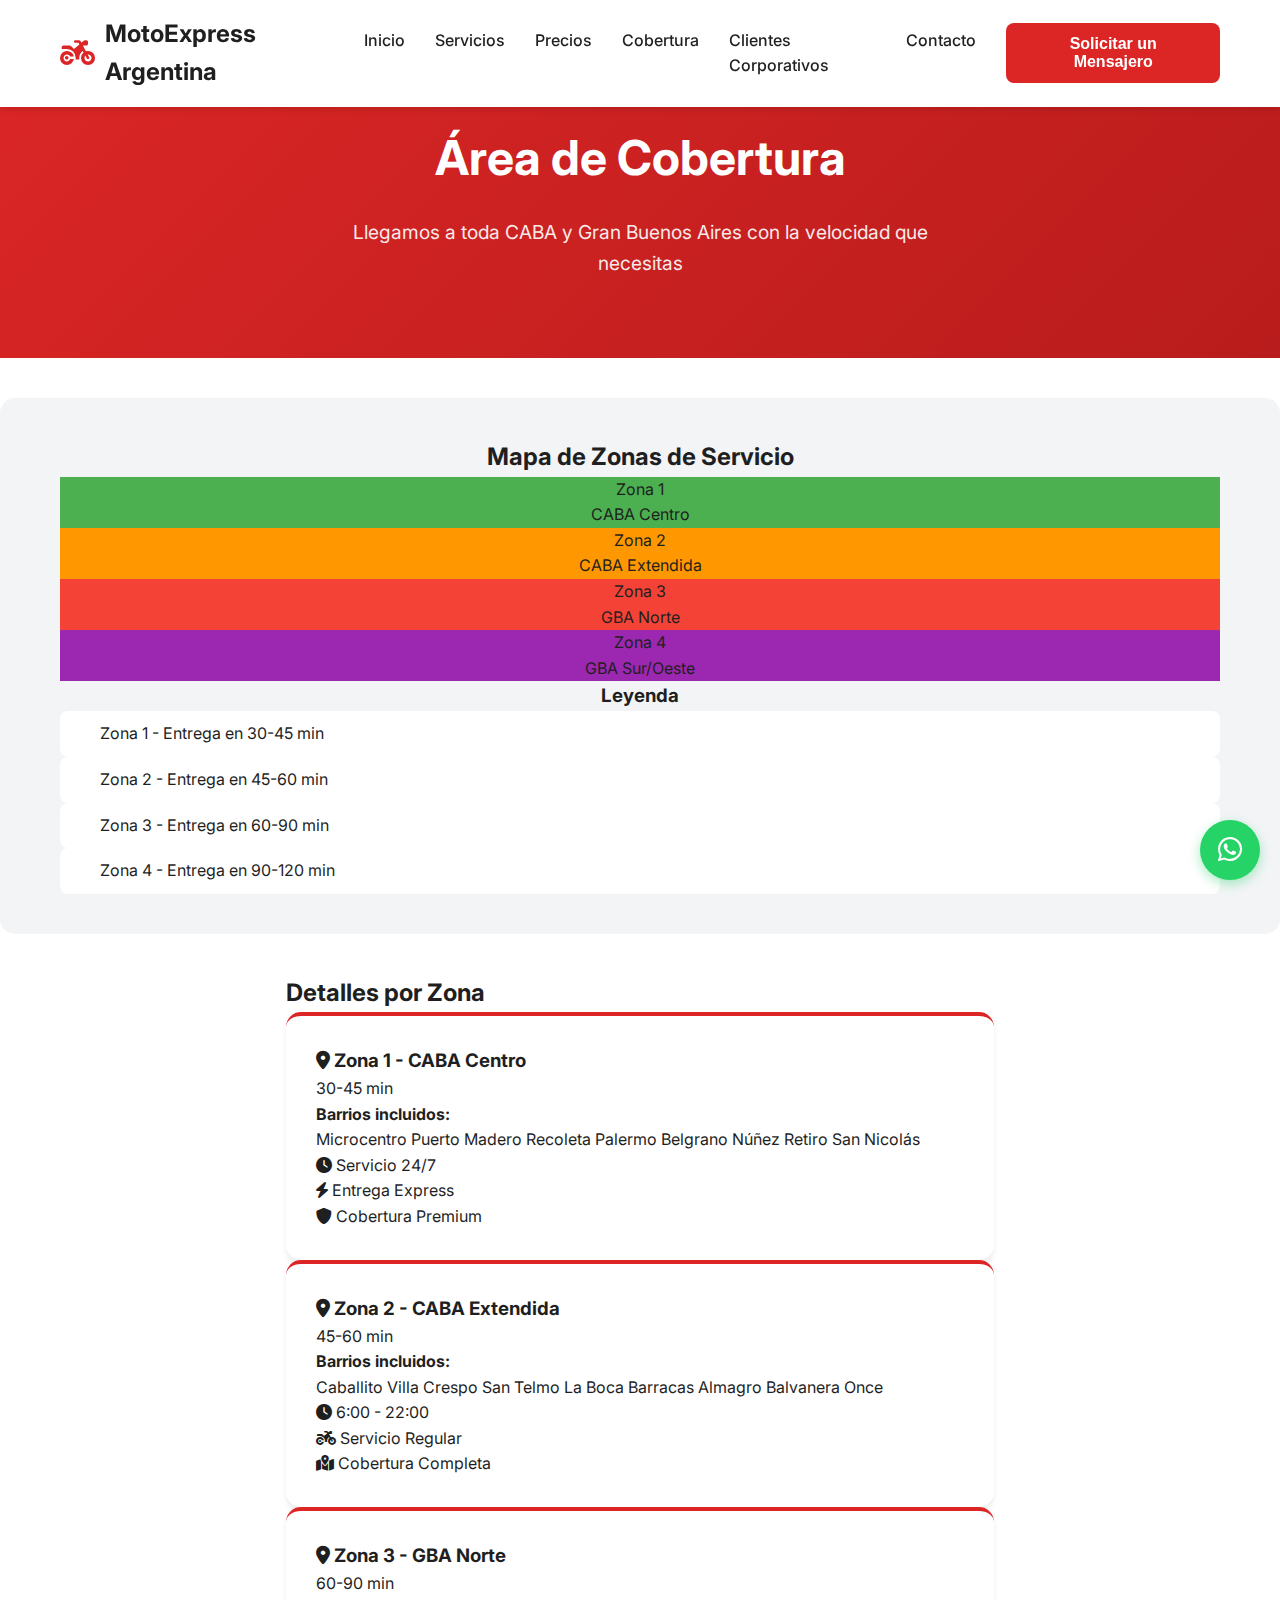
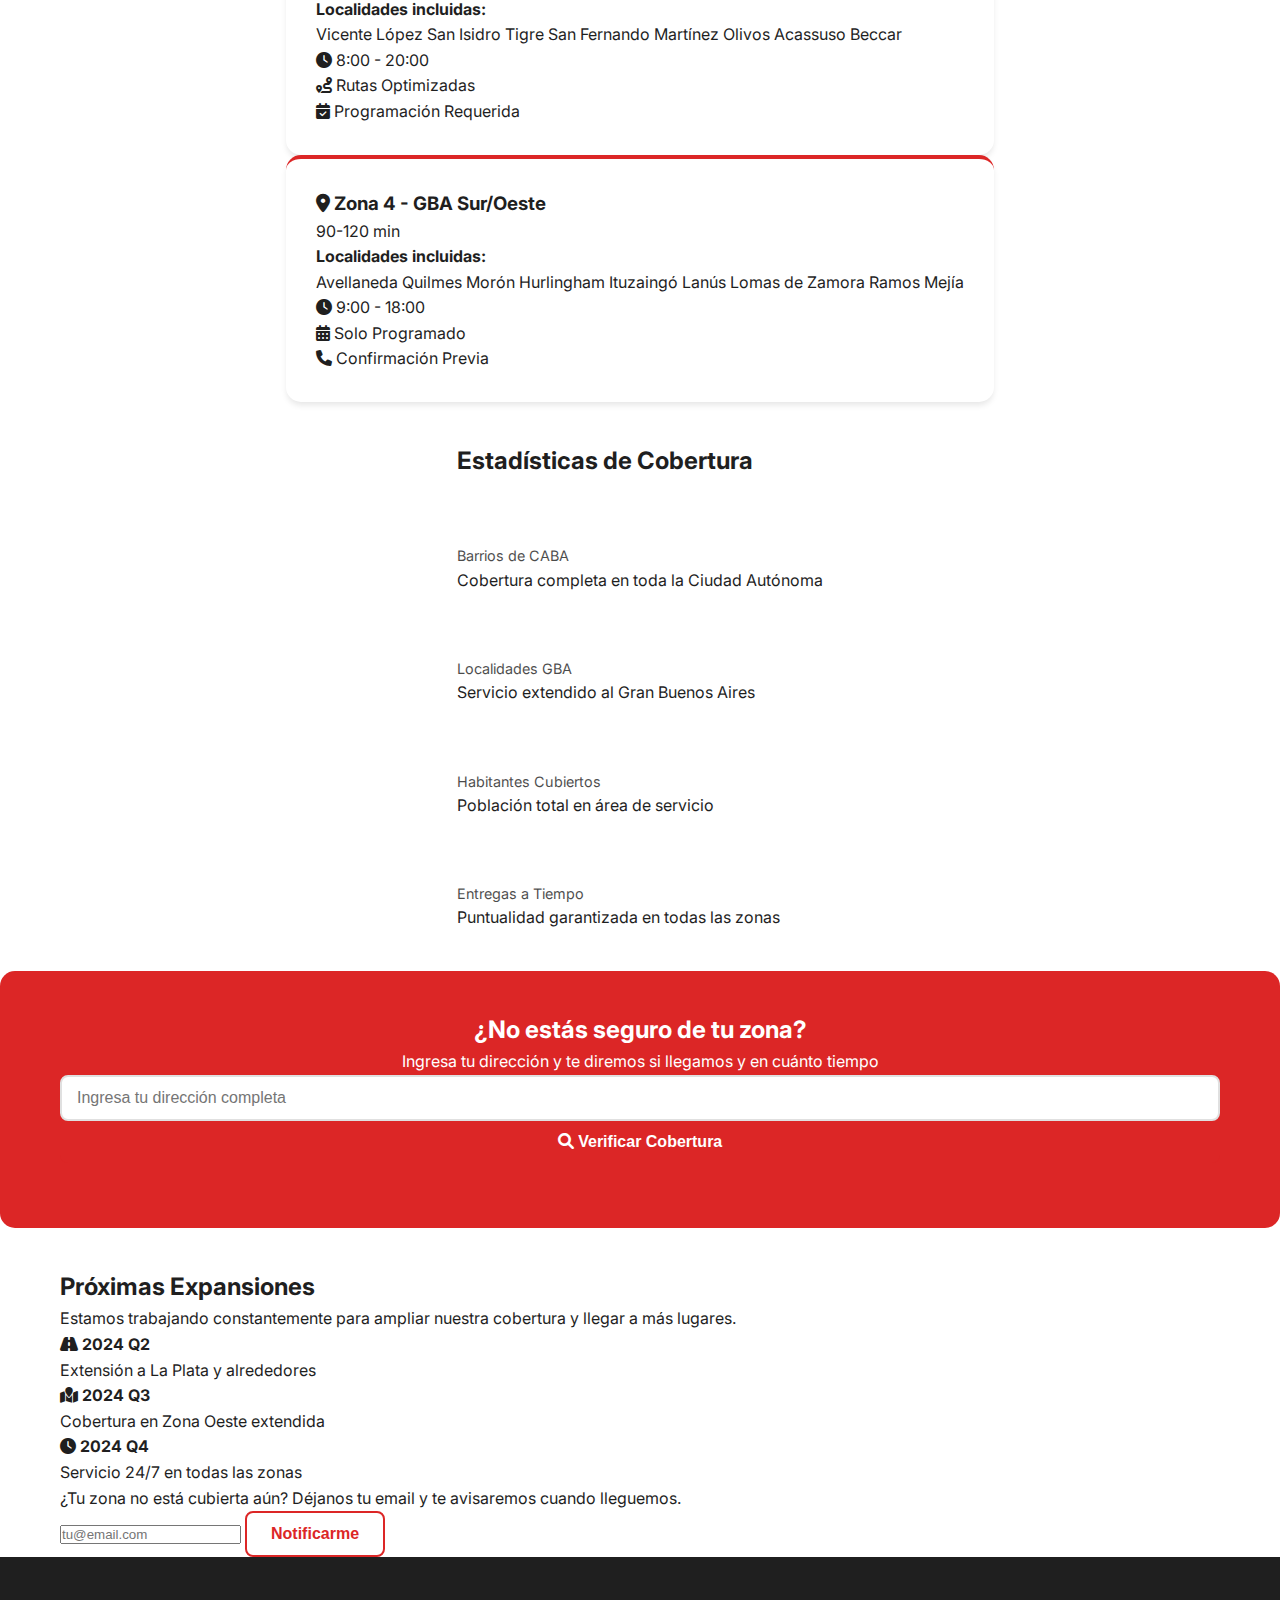
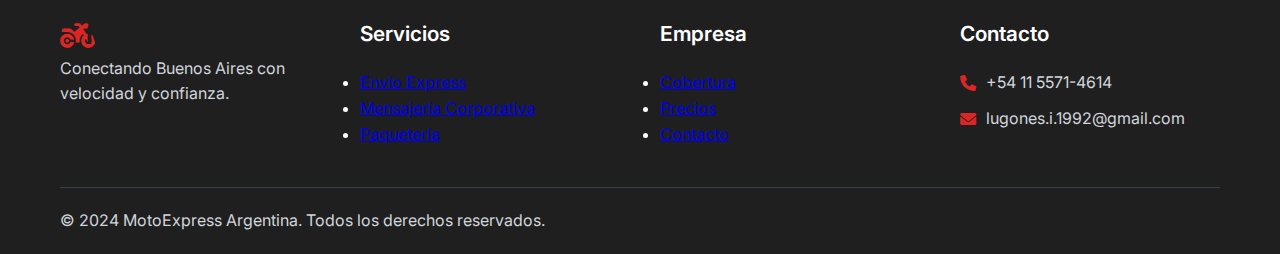
<file: cobertura.html>
<!DOCTYPE html>
<html lang="es">
<head>
    <meta charset="UTF-8">
    <meta name="viewport" content="width=device-width, initial-scale=1.0">
    <title>Cobertura Moto Mensajería Buenos Aires | Zonas de Entrega CABA y GBA</title>
    <meta name="description" content="Conoce nuestra cobertura de moto mensajería en Buenos Aires, CABA y Gran Buenos Aires. Entrega express en todas las zonas de la ciudad.">
    <meta name="keywords" content="cobertura moto mensajería Buenos Aires, zonas entrega CABA, mensajería GBA, cadetería zona norte sur oeste">
    <meta name="author" content="MotoExpress Argentina">
    <meta name="robots" content="index, follow">
    
    <!-- Open Graph / Facebook -->
    <meta property="og:type" content="website">
    <meta property="og:url" content="https://motoexpress-argentina.com/cobertura.html">
    <meta property="og:title" content="Cobertura Moto Mensajería Buenos Aires | Zonas de Entrega">
    <meta property="og:description" content="Conoce nuestra cobertura de moto mensajería en Buenos Aires, CABA y Gran Buenos Aires.">
    
    <!-- Canonical URL -->
    <link rel="canonical" href="https://motoexpress-argentina.com/cobertura.html">
    
    <link rel="stylesheet" href="styles.css">
    <link href="https://fonts.googleapis.com/css2?family=Inter:wght@300;400;500;600;700&display=swap" rel="stylesheet">
    <link rel="stylesheet" href="https://cdnjs.cloudflare.com/ajax/libs/font-awesome/6.0.0/css/all.min.css">
</head>
<body>
    <header class="header" id="header">
        <div class="container">
            <div class="logo">
                <i class="fas fa-motorcycle"></i>
                <span>MotoExpress Argentina</span>
            </div>
            
            <!-- Menú de navegación desktop -->
            <nav class="nav-desktop">
                <ul class="nav-menu-desktop">
                    <li><a href="index.html">Inicio</a></li>
                    <li><a href="servicios.html">Servicios</a></li>
                    <li><a href="precios.html">Precios</a></li>
                    <li><a href="cobertura.html" class="active">Cobertura</a></li>
                    <li><a href="corporativo.html">Clientes Corporativos</a></li>
                    <li><a href="contacto.html">Contacto</a></li>
                </ul>
                <button class="btn-primary">Solicitar un Mensajero</button>
            </nav>
            
            <!-- Botón hamburguesa -->
            <button class="hamburger-btn" aria-label="Menú" aria-expanded="false">
                <span class="hamburger-line"></span>
                <span class="hamburger-line"></span>
                <span class="hamburger-line"></span>
            </button>
            
            <!-- Overlay para cerrar menú -->
            <div class="mobile-overlay"></div>
            
            <!-- Menú móvil -->
            <nav class="nav-mobile">
                <div class="mobile-menu-header">
                    <div class="mobile-logo">
                        <i class="fas fa-motorcycle"></i>
                        <span>MotoExpress</span>
                    </div>
                    <button class="close-menu" aria-label="Cerrar menú">
                        <i class="fas fa-times"></i>
                    </button>
                </div>
                <ul class="nav-menu-mobile">
                    <li><a href="index.html"><i class="fas fa-home"></i>Inicio</a></li>
                    <li><a href="servicios.html"><i class="fas fa-truck"></i>Servicios</a></li>
                    <li><a href="precios.html"><i class="fas fa-dollar-sign"></i>Precios</a></li>
                    <li><a href="cobertura.html" class="active"><i class="fas fa-map-marked-alt"></i>Cobertura</a></li>
                    <li><a href="corporativo.html"><i class="fas fa-building"></i>Clientes Corporativos</a></li>
                    <li><a href="contacto.html"><i class="fas fa-envelope"></i>Contacto</a></li>
                </ul>
                <div class="mobile-menu-footer">
                    <button class="btn-primary btn-mobile">Solicitar un Mensajero</button>
                    <div class="mobile-contact">
                        <p><i class="fas fa-phone"></i> +54 11 5571-4614</p>
                        <p><i class="fas fa-envelope"></i> info@motoexpress.com</p>
                    </div>
                </div>
            </nav>
        </div>
    </header>

    <main>
        <section class="page-hero">
            <div class="container">
                <h1>Área de Cobertura</h1>
                <p>Llegamos a toda CABA y Gran Buenos Aires con la velocidad que necesitas</p>
            </div>
        </section>

        <section class="coverage-map">
            <div class="container">
                <div class="map-container">
                    <h2>Mapa de Zonas de Servicio</h2>
                    <div class="interactive-map">
                        <div class="map-visual">
                            <div class="zone zone-1" data-zone="1">
                                <span class="zone-label">Zona 1<br>CABA Centro</span>
                            </div>
                            <div class="zone zone-2" data-zone="2">
                                <span class="zone-label">Zona 2<br>CABA Extendida</span>
                            </div>
                            <div class="zone zone-3" data-zone="3">
                                <span class="zone-label">Zona 3<br>GBA Norte</span>
                            </div>
                            <div class="zone zone-4" data-zone="4">
                                <span class="zone-label">Zona 4<br>GBA Sur/Oeste</span>
                            </div>
                        </div>
                        <div class="map-legend">
                            <h3>Leyenda</h3>
                            <div class="legend-item">
                                <div class="legend-color zone-1-color"></div>
                                <span>Zona 1 - Entrega en 30-45 min</span>
                            </div>
                            <div class="legend-item">
                                <div class="legend-color zone-2-color"></div>
                                <span>Zona 2 - Entrega en 45-60 min</span>
                            </div>
                            <div class="legend-item">
                                <div class="legend-color zone-3-color"></div>
                                <span>Zona 3 - Entrega en 60-90 min</span>
                            </div>
                            <div class="legend-item">
                                <div class="legend-color zone-4-color"></div>
                                <span>Zona 4 - Entrega en 90-120 min</span>
                            </div>
                        </div>
                    </div>
                </div>
            </div>
        </section>

        <section class="zone-details">
            <div class="container">
                <h2>Detalles por Zona</h2>
                <div class="zones-grid">
                    <div class="zone-card zona-1">
                        <div class="zone-header">
                            <h3><i class="fas fa-map-marker-alt"></i> Zona 1 - CABA Centro</h3>
                            <span class="delivery-time">30-45 min</span>
                        </div>
                        <div class="zone-content">
                            <h4>Barrios incluidos:</h4>
                            <div class="neighborhoods">
                                <span class="neighborhood">Microcentro</span>
                                <span class="neighborhood">Puerto Madero</span>
                                <span class="neighborhood">Recoleta</span>
                                <span class="neighborhood">Palermo</span>
                                <span class="neighborhood">Belgrano</span>
                                <span class="neighborhood">Núñez</span>
                                <span class="neighborhood">Retiro</span>
                                <span class="neighborhood">San Nicolás</span>
                            </div>
                            <div class="zone-features">
                                <div class="feature">
                                    <i class="fas fa-clock"></i>
                                    <span>Servicio 24/7</span>
                                </div>
                                <div class="feature">
                                    <i class="fas fa-bolt"></i>
                                    <span>Entrega Express</span>
                                </div>
                                <div class="feature">
                                    <i class="fas fa-shield-alt"></i>
                                    <span>Cobertura Premium</span>
                                </div>
                            </div>
                        </div>
                    </div>

                    <div class="zone-card zona-2">
                        <div class="zone-header">
                            <h3><i class="fas fa-map-marker-alt"></i> Zona 2 - CABA Extendida</h3>
                            <span class="delivery-time">45-60 min</span>
                        </div>
                        <div class="zone-content">
                            <h4>Barrios incluidos:</h4>
                            <div class="neighborhoods">
                                <span class="neighborhood">Caballito</span>
                                <span class="neighborhood">Villa Crespo</span>
                                <span class="neighborhood">San Telmo</span>
                                <span class="neighborhood">La Boca</span>
                                <span class="neighborhood">Barracas</span>
                                <span class="neighborhood">Almagro</span>
                                <span class="neighborhood">Balvanera</span>
                                <span class="neighborhood">Once</span>
                            </div>
                            <div class="zone-features">
                                <div class="feature">
                                    <i class="fas fa-clock"></i>
                                    <span>6:00 - 22:00</span>
                                </div>
                                <div class="feature">
                                    <i class="fas fa-motorcycle"></i>
                                    <span>Servicio Regular</span>
                                </div>
                                <div class="feature">
                                    <i class="fas fa-map-marked-alt"></i>
                                    <span>Cobertura Completa</span>
                                </div>
                            </div>
                        </div>
                    </div>

                    <div class="zone-card zona-3">
                        <div class="zone-header">
                            <h3><i class="fas fa-map-marker-alt"></i> Zona 3 - GBA Norte</h3>
                            <span class="delivery-time">60-90 min</span>
                        </div>
                        <div class="zone-content">
                            <h4>Localidades incluidas:</h4>
                            <div class="neighborhoods">
                                <span class="neighborhood">Vicente López</span>
                                <span class="neighborhood">San Isidro</span>
                                <span class="neighborhood">Tigre</span>
                                <span class="neighborhood">San Fernando</span>
                                <span class="neighborhood">Martínez</span>
                                <span class="neighborhood">Olivos</span>
                                <span class="neighborhood">Acassuso</span>
                                <span class="neighborhood">Beccar</span>
                            </div>
                            <div class="zone-features">
                                <div class="feature">
                                    <i class="fas fa-clock"></i>
                                    <span>8:00 - 20:00</span>
                                </div>
                                <div class="feature">
                                    <i class="fas fa-route"></i>
                                    <span>Rutas Optimizadas</span>
                                </div>
                                <div class="feature">
                                    <i class="fas fa-calendar-check"></i>
                                    <span>Programación Requerida</span>
                                </div>
                            </div>
                        </div>
                    </div>

                    <div class="zone-card zona-4">
                        <div class="zone-header">
                            <h3><i class="fas fa-map-marker-alt"></i> Zona 4 - GBA Sur/Oeste</h3>
                            <span class="delivery-time">90-120 min</span>
                        </div>
                        <div class="zone-content">
                            <h4>Localidades incluidas:</h4>
                            <div class="neighborhoods">
                                <span class="neighborhood">Avellaneda</span>
                                <span class="neighborhood">Quilmes</span>
                                <span class="neighborhood">Morón</span>
                                <span class="neighborhood">Hurlingham</span>
                                <span class="neighborhood">Ituzaingó</span>
                                <span class="neighborhood">Lanús</span>
                                <span class="neighborhood">Lomas de Zamora</span>
                                <span class="neighborhood">Ramos Mejía</span>
                            </div>
                            <div class="zone-features">
                                <div class="feature">
                                    <i class="fas fa-clock"></i>
                                    <span>9:00 - 18:00</span>
                                </div>
                                <div class="feature">
                                    <i class="fas fa-calendar-alt"></i>
                                    <span>Solo Programado</span>
                                </div>
                                <div class="feature">
                                    <i class="fas fa-phone"></i>
                                    <span>Confirmación Previa</span>
                                </div>
                            </div>
                        </div>
                    </div>
                </div>
            </div>
        </section>

        <section class="coverage-stats">
            <div class="container">
                <h2>Estadísticas de Cobertura</h2>
                <div class="stats-grid">
                    <div class="stat-card">
                        <div class="stat-number">48</div>
                        <div class="stat-label">Barrios de CABA</div>
                        <div class="stat-description">Cobertura completa en toda la Ciudad Autónoma</div>
                    </div>
                    <div class="stat-card">
                        <div class="stat-number">25</div>
                        <div class="stat-label">Localidades GBA</div>
                        <div class="stat-description">Servicio extendido al Gran Buenos Aires</div>
                    </div>
                    <div class="stat-card">
                        <div class="stat-number">2.8M</div>
                        <div class="stat-label">Habitantes Cubiertos</div>
                        <div class="stat-description">Población total en área de servicio</div>
                    </div>
                    <div class="stat-card">
                        <div class="stat-number">95%</div>
                        <div class="stat-label">Entregas a Tiempo</div>
                        <div class="stat-description">Puntualidad garantizada en todas las zonas</div>
                    </div>
                </div>
            </div>
        </section>

        <section class="coverage-finder">
            <div class="container">
                <div class="finder-card">
                    <h2>¿No estás seguro de tu zona?</h2>
                    <p>Ingresa tu dirección y te diremos si llegamos y en cuánto tiempo</p>
                    <form class="address-form" id="address-form">
                        <div class="form-group">
                            <input type="text" id="address" name="address" placeholder="Ingresa tu dirección completa" required>
                            <button type="submit" class="btn btn-primary">
                                <i class="fas fa-search"></i> Verificar Cobertura
                            </button>
                        </div>
                    </form>
                    <div class="coverage-result" id="coverage-result" style="display: none;">
                        <div class="result-content">
                            <h3>Resultado de Cobertura</h3>
                            <div class="result-details">
                                <span class="zone-result"></span>
                                <span class="time-result"></span>
                                <span class="price-result"></span>
                            </div>
                        </div>
                    </div>
                </div>
            </div>
        </section>

        <section class="expansion-info">
            <div class="container">
                <div class="expansion-content">
                    <h2>Próximas Expansiones</h2>
                    <p>Estamos trabajando constantemente para ampliar nuestra cobertura y llegar a más lugares.</p>
                    <div class="expansion-grid">
                        <div class="expansion-item">
                            <h4><i class="fas fa-road"></i> 2024 Q2</h4>
                            <p>Extensión a La Plata y alrededores</p>
                        </div>
                        <div class="expansion-item">
                            <h4><i class="fas fa-map-marked"></i> 2024 Q3</h4>
                            <p>Cobertura en Zona Oeste extendida</p>
                        </div>
                        <div class="expansion-item">
                            <h4><i class="fas fa-clock"></i> 2024 Q4</h4>
                            <p>Servicio 24/7 en todas las zonas</p>
                        </div>
                    </div>
                    <div class="notify-expansion">
                        <p>¿Tu zona no está cubierta aún? Déjanos tu email y te avisaremos cuando lleguemos.</p>
                        <form class="notify-form">
                            <input type="email" placeholder="tu@email.com" required>
                            <button type="submit" class="btn btn-secondary">Notificarme</button>
                        </form>
                    </div>
                </div>
            </div>
        </section>
    </main>

    <footer class="footer">
        <div class="container">
            <div class="footer-content">
                <div class="footer-section">
                    <div class="logo">
                        <i class="fas fa-motorcycle"></i>
                        <span>MotoExpress</span>
                    </div>
                    <p>Conectando Buenos Aires con velocidad y confianza.</p>
                </div>
                <div class="footer-section">
                    <h4>Servicios</h4>
                    <ul>
                        <li><a href="servicios.html">Envío Express</a></li>
                        <li><a href="servicios.html">Mensajería Corporativa</a></li>
                        <li><a href="servicios.html">Paquetería</a></li>
                    </ul>
                </div>
                <div class="footer-section">
                    <h4>Empresa</h4>
                    <ul>
                        <li><a href="cobertura.html">Cobertura</a></li>
                        <li><a href="precios.html">Precios</a></li>
                        <li><a href="contacto.html">Contacto</a></li>
                    </ul>
                </div>
                <div class="footer-section">
                    <h4>Contacto</h4>
                    <p><i class="fas fa-phone"></i> +54 11 5571-4614</p>
                    <p><i class="fas fa-envelope"></i> lugones.i.1992@gmail.com</p>
                </div>
            </div>
            <div class="footer-bottom">
                <p>&copy; 2024 MotoExpress Argentina. Todos los derechos reservados.</p>
            </div>
        </div>
    </footer>

    <script src="config.js"></script>
    <script src="script.js"></script>
    <script>
        // Simulador de verificación de cobertura
        document.getElementById('address-form').addEventListener('submit', function(e) {
            e.preventDefault();
            const address = document.getElementById('address').value.toLowerCase();
            const result = document.getElementById('coverage-result');
            
            // Simulación simple basada en palabras clave
            let zone, time, available = true;
            
            if (address.includes('microcentro') || address.includes('puerto madero') || address.includes('recoleta') || address.includes('palermo')) {
                zone = 'Zona 1 - CABA Centro';
                time = '30-45 minutos';
            } else if (address.includes('caballito') || address.includes('villa crespo') || address.includes('san telmo')) {
                zone = 'Zona 2 - CABA Extendida';
                time = '45-60 minutos';
            } else if (address.includes('vicente lopez') || address.includes('san isidro') || address.includes('tigre')) {
                zone = 'Zona 3 - GBA Norte';
                time = '60-90 minutos';
            } else if (address.includes('avellaneda') || address.includes('quilmes') || address.includes('moron')) {
                zone = 'Zona 4 - GBA Sur/Oeste';
                time = '90-120 minutos';
            } else {
                available = false;
            }
            
            if (available) {
                result.querySelector('.zone-result').innerHTML = `<i class="fas fa-map-marker-alt"></i> ${zone}`;
                result.querySelector('.time-result').innerHTML = `<i class="fas fa-clock"></i> Tiempo estimado: ${time}`;
                result.querySelector('.price-result').innerHTML = `<i class="fas fa-calculator"></i> <a href="precios.html">Ver tarifas para esta zona</a>`;
            } else {
                result.querySelector('.zone-result').innerHTML = `<i class="fas fa-exclamation-triangle"></i> Zona no cubierta actualmente`;
                result.querySelector('.time-result').innerHTML = `<i class="fas fa-info-circle"></i> Te avisaremos cuando lleguemos a tu zona`;
                result.querySelector('.price-result').innerHTML = `<i class="fas fa-envelope"></i> <a href="contacto.html">Contactanos para más información</a>`;
            }
            
            result.style.display = 'block';
        });
    </script>
</body>
</html>
</file>
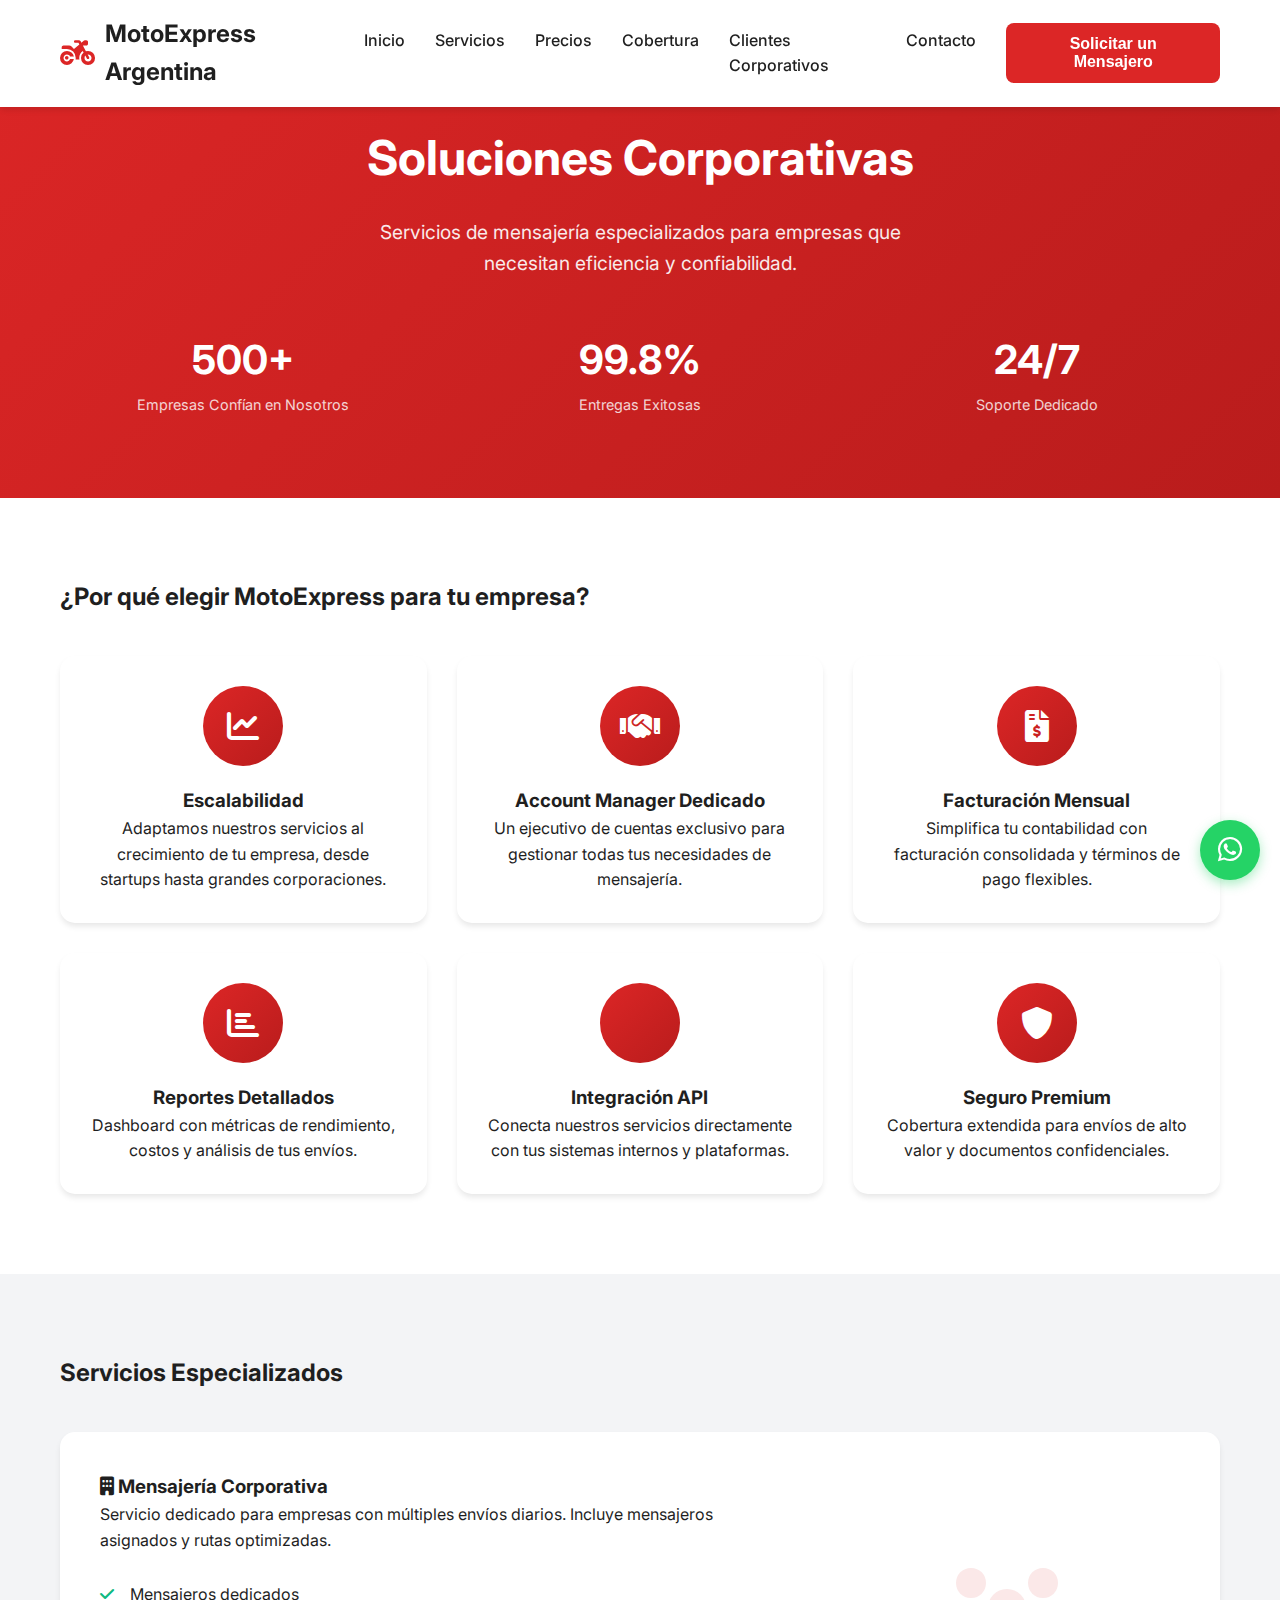
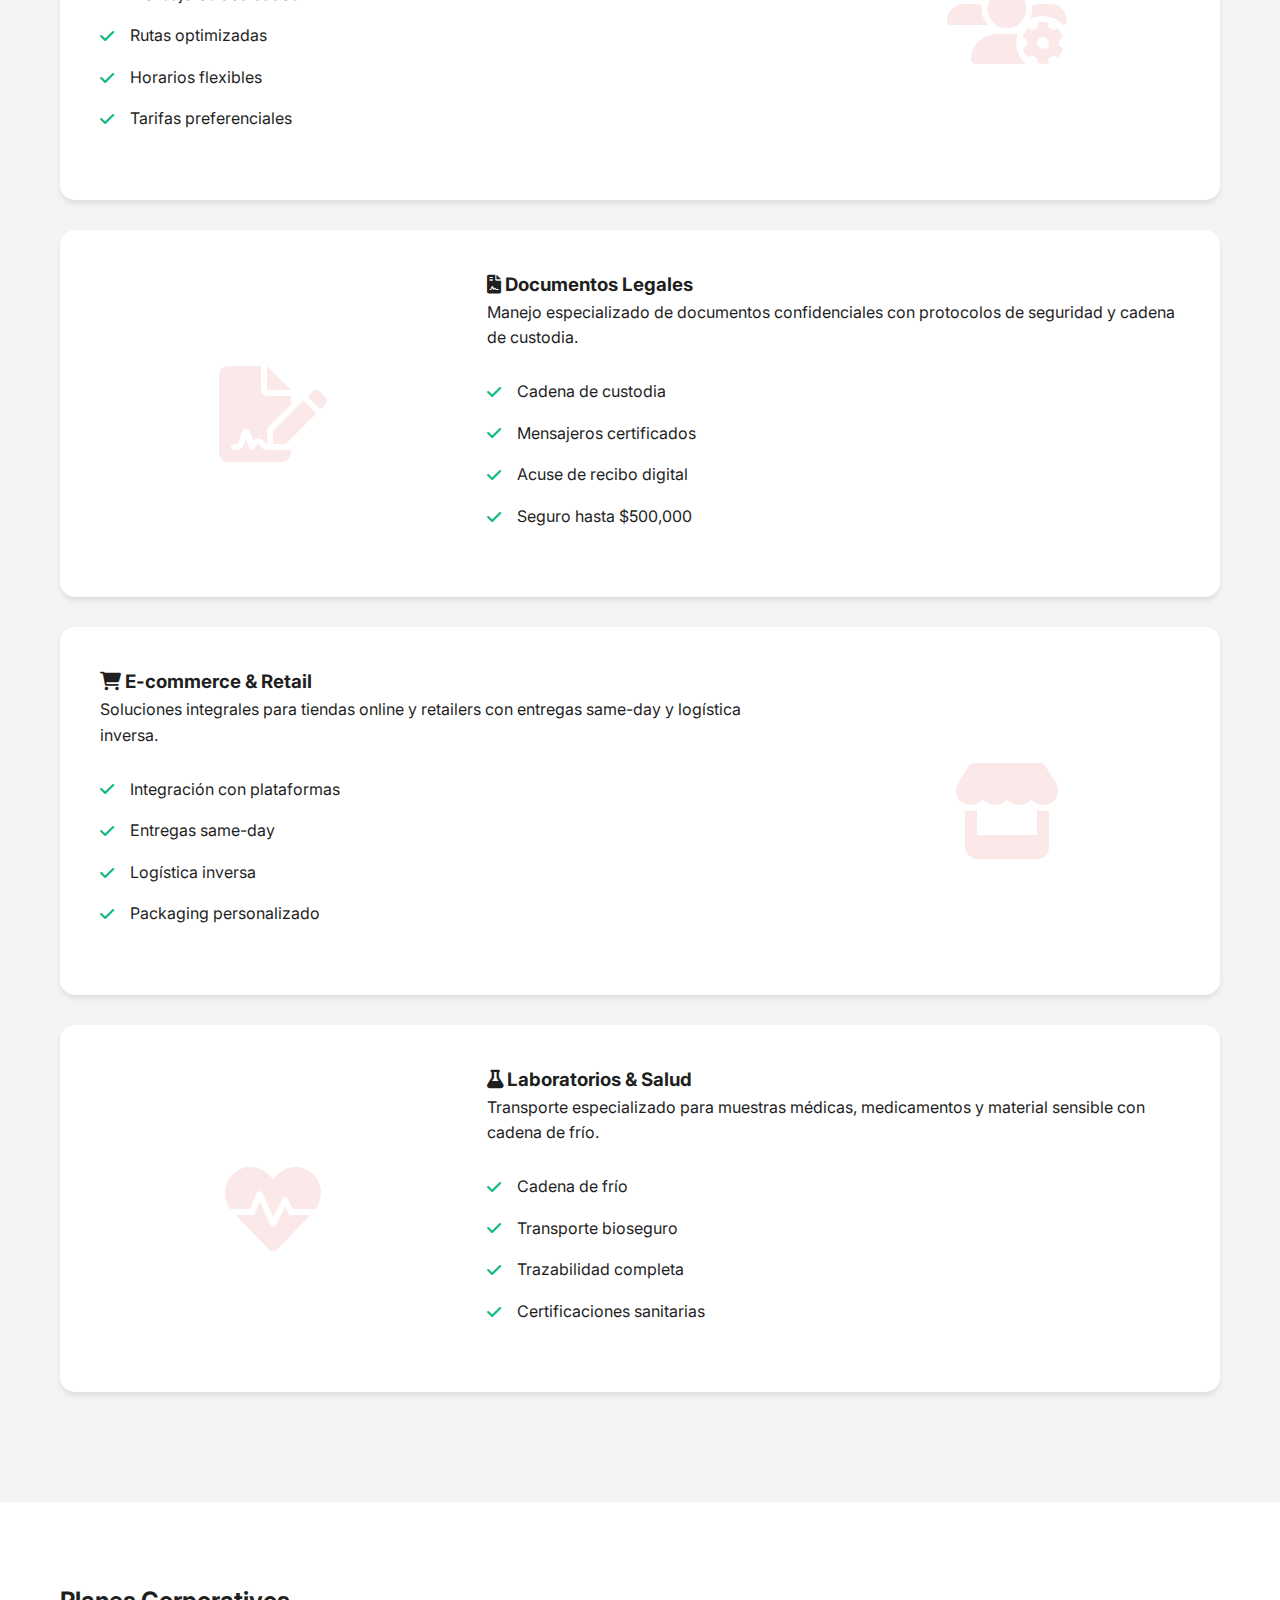
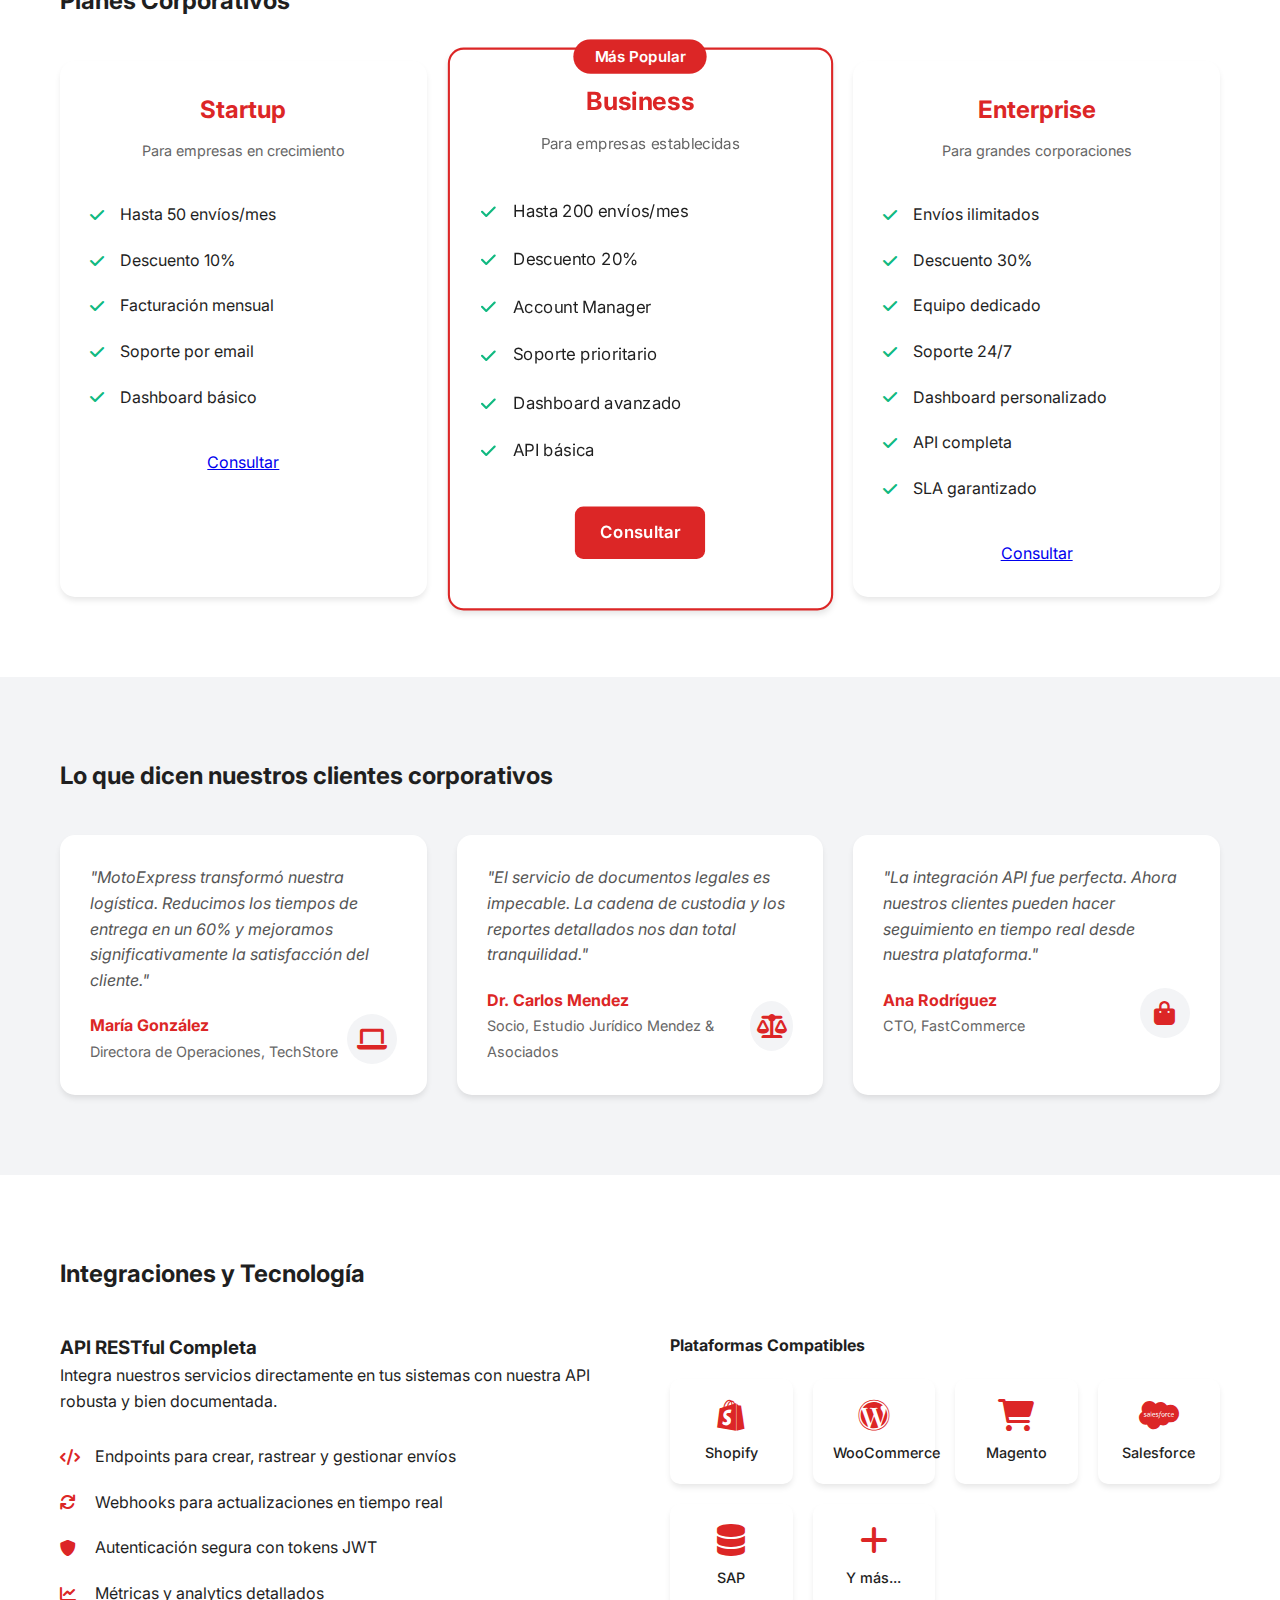
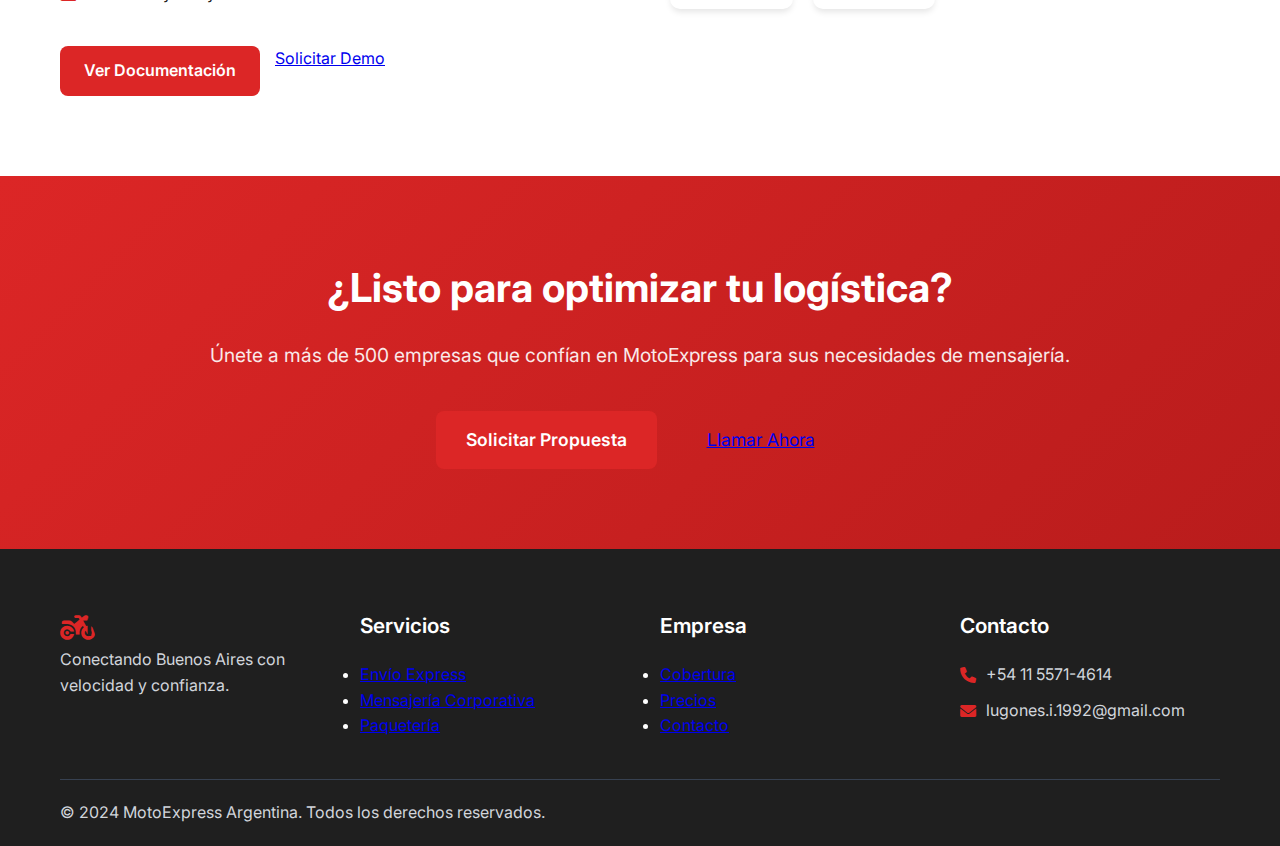
<file: corporativo.html>
<!DOCTYPE html>
<html lang="es">
<head>
    <meta charset="UTF-8">
    <meta name="viewport" content="width=device-width, initial-scale=1.0">
    <title>Servicios Corporativos Moto Mensajería | Empresas Buenos Aires</title>
    <meta name="description" content="Servicios corporativos de moto mensajería para empresas en Buenos Aires. Soluciones personalizadas, facturación empresarial y atención prioritaria.">
    <meta name="keywords" content="moto mensajería corporativa Buenos Aires, servicios empresariales cadetería, mensajería para empresas CABA, delivery corporativo">
    <meta name="author" content="MotoExpress Argentina">
    <meta name="robots" content="index, follow">
    
    <!-- Open Graph / Facebook -->
    <meta property="og:type" content="website">
    <meta property="og:url" content="https://motoexpress-argentina.com/corporativo.html">
    <meta property="og:title" content="Servicios Corporativos Moto Mensajería | Empresas Buenos Aires">
    <meta property="og:description" content="Servicios corporativos de moto mensajería para empresas en Buenos Aires. Soluciones personalizadas y facturación empresarial.">
    
    <!-- Canonical URL -->
    <link rel="canonical" href="https://motoexpress-argentina.com/corporativo.html">
    
    <link rel="stylesheet" href="styles.css">
    <link href="https://fonts.googleapis.com/css2?family=Inter:wght@300;400;500;600;700&display=swap" rel="stylesheet">
    <link rel="stylesheet" href="https://cdnjs.cloudflare.com/ajax/libs/font-awesome/6.0.0/css/all.min.css">
</head>
<body>
    <header class="header" id="header">
        <div class="container">
            <div class="logo">
                <i class="fas fa-motorcycle"></i>
                <span>MotoExpress Argentina</span>
            </div>
            
            <!-- Menú de navegación desktop -->
            <nav class="nav-desktop">
                <ul class="nav-menu-desktop">
                    <li><a href="index.html">Inicio</a></li>
                    <li><a href="servicios.html">Servicios</a></li>
                    <li><a href="precios.html">Precios</a></li>
                    <li><a href="cobertura.html">Cobertura</a></li>
                    <li><a href="corporativo.html" class="active">Clientes Corporativos</a></li>
                    <li><a href="contacto.html">Contacto</a></li>
                </ul>
                <button class="btn-primary">Solicitar un Mensajero</button>
            </nav>
            
            <!-- Botón hamburguesa -->
            <button class="hamburger-btn" aria-label="Menú" aria-expanded="false">
                <span class="hamburger-line"></span>
                <span class="hamburger-line"></span>
                <span class="hamburger-line"></span>
            </button>
            
            <!-- Overlay para cerrar menú -->
            <div class="mobile-overlay"></div>
            
            <!-- Menú móvil -->
            <nav class="nav-mobile">
                <div class="mobile-menu-header">
                    <div class="mobile-logo">
                        <i class="fas fa-motorcycle"></i>
                        <span>MotoExpress</span>
                    </div>
                    <button class="close-menu" aria-label="Cerrar menú">
                        <i class="fas fa-times"></i>
                    </button>
                </div>
                <ul class="nav-menu-mobile">
                    <li><a href="index.html"><i class="fas fa-home"></i>Inicio</a></li>
                    <li><a href="servicios.html"><i class="fas fa-truck"></i>Servicios</a></li>
                    <li><a href="precios.html"><i class="fas fa-dollar-sign"></i>Precios</a></li>
                    <li><a href="cobertura.html"><i class="fas fa-map-marked-alt"></i>Cobertura</a></li>
                    <li><a href="corporativo.html" class="active"><i class="fas fa-building"></i>Clientes Corporativos</a></li>
                    <li><a href="contacto.html"><i class="fas fa-envelope"></i>Contacto</a></li>
                </ul>
                <div class="mobile-menu-footer">
                    <button class="btn-primary btn-mobile">Solicitar un Mensajero</button>
                    <div class="mobile-contact">
                        <p><i class="fas fa-phone"></i> +54 11 5571-4614</p>
                        <p><i class="fas fa-envelope"></i> info@motoexpress.com</p>
                    </div>
                </div>
            </nav>
        </div>
    </header>

    <main>
        <section class="page-hero">
            <div class="container">
                <h1>Soluciones Corporativas</h1>
                <p>Servicios de mensajería especializados para empresas que necesitan eficiencia y confiabilidad.</p>
                <div class="hero-stats">
                    <div class="stat">
                        <span class="stat-number">500+</span>
                        <span class="stat-label">Empresas Confían en Nosotros</span>
                    </div>
                    <div class="stat">
                        <span class="stat-number">99.8%</span>
                        <span class="stat-label">Entregas Exitosas</span>
                    </div>
                    <div class="stat">
                        <span class="stat-number">24/7</span>
                        <span class="stat-label">Soporte Dedicado</span>
                    </div>
                </div>
            </div>
        </section>

        <section class="corporate-benefits">
            <div class="container">
                <h2>¿Por qué elegir MotoExpress para tu empresa?</h2>
                <div class="benefits-grid">
                    <div class="benefit-card">
                        <div class="benefit-icon">
                            <i class="fas fa-chart-line"></i>
                        </div>
                        <h3>Escalabilidad</h3>
                        <p>Adaptamos nuestros servicios al crecimiento de tu empresa, desde startups hasta grandes corporaciones.</p>
                    </div>
                    <div class="benefit-card">
                        <div class="benefit-icon">
                            <i class="fas fa-handshake"></i>
                        </div>
                        <h3>Account Manager Dedicado</h3>
                        <p>Un ejecutivo de cuentas exclusivo para gestionar todas tus necesidades de mensajería.</p>
                    </div>
                    <div class="benefit-card">
                        <div class="benefit-icon">
                            <i class="fas fa-file-invoice-dollar"></i>
                        </div>
                        <h3>Facturación Mensual</h3>
                        <p>Simplifica tu contabilidad con facturación consolidada y términos de pago flexibles.</p>
                    </div>
                    <div class="benefit-card">
                        <div class="benefit-icon">
                            <i class="fas fa-chart-bar"></i>
                        </div>
                        <h3>Reportes Detallados</h3>
                        <p>Dashboard con métricas de rendimiento, costos y análisis de tus envíos.</p>
                    </div>
                    <div class="benefit-card">
                        <div class="benefit-icon">
                            <i class="fas fa-api"></i>
                        </div>
                        <h3>Integración API</h3>
                        <p>Conecta nuestros servicios directamente con tus sistemas internos y plataformas.</p>
                    </div>
                    <div class="benefit-card">
                        <div class="benefit-icon">
                            <i class="fas fa-shield-alt"></i>
                        </div>
                        <h3>Seguro Premium</h3>
                        <p>Cobertura extendida para envíos de alto valor y documentos confidenciales.</p>
                    </div>
                </div>
            </div>
        </section>

        <section class="corporate-services">
            <div class="container">
                <h2>Servicios Especializados</h2>
                <div class="services-showcase">
                    <div class="service-highlight">
                        <div class="service-content">
                            <h3><i class="fas fa-building"></i> Mensajería Corporativa</h3>
                            <p>Servicio dedicado para empresas con múltiples envíos diarios. Incluye mensajeros asignados y rutas optimizadas.</p>
                            <ul class="service-features">
                                <li><i class="fas fa-check"></i> Mensajeros dedicados</li>
                                <li><i class="fas fa-check"></i> Rutas optimizadas</li>
                                <li><i class="fas fa-check"></i> Horarios flexibles</li>
                                <li><i class="fas fa-check"></i> Tarifas preferenciales</li>
                            </ul>
                        </div>
                        <div class="service-image">
                            <i class="fas fa-users-cog"></i>
                        </div>
                    </div>

                    <div class="service-highlight reverse">
                        <div class="service-content">
                            <h3><i class="fas fa-file-contract"></i> Documentos Legales</h3>
                            <p>Manejo especializado de documentos confidenciales con protocolos de seguridad y cadena de custodia.</p>
                            <ul class="service-features">
                                <li><i class="fas fa-check"></i> Cadena de custodia</li>
                                <li><i class="fas fa-check"></i> Mensajeros certificados</li>
                                <li><i class="fas fa-check"></i> Acuse de recibo digital</li>
                                <li><i class="fas fa-check"></i> Seguro hasta $500,000</li>
                            </ul>
                        </div>
                        <div class="service-image">
                            <i class="fas fa-file-signature"></i>
                        </div>
                    </div>

                    <div class="service-highlight">
                        <div class="service-content">
                            <h3><i class="fas fa-shopping-cart"></i> E-commerce & Retail</h3>
                            <p>Soluciones integrales para tiendas online y retailers con entregas same-day y logística inversa.</p>
                            <ul class="service-features">
                                <li><i class="fas fa-check"></i> Integración con plataformas</li>
                                <li><i class="fas fa-check"></i> Entregas same-day</li>
                                <li><i class="fas fa-check"></i> Logística inversa</li>
                                <li><i class="fas fa-check"></i> Packaging personalizado</li>
                            </ul>
                        </div>
                        <div class="service-image">
                            <i class="fas fa-store"></i>
                        </div>
                    </div>

                    <div class="service-highlight reverse">
                        <div class="service-content">
                            <h3><i class="fas fa-flask"></i> Laboratorios & Salud</h3>
                            <p>Transporte especializado para muestras médicas, medicamentos y material sensible con cadena de frío.</p>
                            <ul class="service-features">
                                <li><i class="fas fa-check"></i> Cadena de frío</li>
                                <li><i class="fas fa-check"></i> Transporte bioseguro</li>
                                <li><i class="fas fa-check"></i> Trazabilidad completa</li>
                                <li><i class="fas fa-check"></i> Certificaciones sanitarias</li>
                            </ul>
                        </div>
                        <div class="service-image">
                            <i class="fas fa-heartbeat"></i>
                        </div>
                    </div>
                </div>
            </div>
        </section>

        <section class="pricing-corporate">
            <div class="container">
                <h2>Planes Corporativos</h2>
                <div class="corporate-plans">
                    <div class="plan-card">
                        <div class="plan-header">
                            <h3>Startup</h3>
                            <p class="plan-subtitle">Para empresas en crecimiento</p>
                        </div>
                        <div class="plan-features">
                            <ul>
                                <li><i class="fas fa-check"></i> Hasta 50 envíos/mes</li>
                                <li><i class="fas fa-check"></i> Descuento 10%</li>
                                <li><i class="fas fa-check"></i> Facturación mensual</li>
                                <li><i class="fas fa-check"></i> Soporte por email</li>
                                <li><i class="fas fa-check"></i> Dashboard básico</li>
                            </ul>
                        </div>
                        <div class="plan-cta">
                            <a href="contacto.html" class="btn btn-outline">Consultar</a>
                        </div>
                    </div>

                    <div class="plan-card featured">
                        <div class="plan-badge">Más Popular</div>
                        <div class="plan-header">
                            <h3>Business</h3>
                            <p class="plan-subtitle">Para empresas establecidas</p>
                        </div>
                        <div class="plan-features">
                            <ul>
                                <li><i class="fas fa-check"></i> Hasta 200 envíos/mes</li>
                                <li><i class="fas fa-check"></i> Descuento 20%</li>
                                <li><i class="fas fa-check"></i> Account Manager</li>
                                <li><i class="fas fa-check"></i> Soporte prioritario</li>
                                <li><i class="fas fa-check"></i> Dashboard avanzado</li>
                                <li><i class="fas fa-check"></i> API básica</li>
                            </ul>
                        </div>
                        <div class="plan-cta">
                            <a href="contacto.html" class="btn btn-primary">Consultar</a>
                        </div>
                    </div>

                    <div class="plan-card">
                        <div class="plan-header">
                            <h3>Enterprise</h3>
                            <p class="plan-subtitle">Para grandes corporaciones</p>
                        </div>
                        <div class="plan-features">
                            <ul>
                                <li><i class="fas fa-check"></i> Envíos ilimitados</li>
                                <li><i class="fas fa-check"></i> Descuento 30%</li>
                                <li><i class="fas fa-check"></i> Equipo dedicado</li>
                                <li><i class="fas fa-check"></i> Soporte 24/7</li>
                                <li><i class="fas fa-check"></i> Dashboard personalizado</li>
                                <li><i class="fas fa-check"></i> API completa</li>
                                <li><i class="fas fa-check"></i> SLA garantizado</li>
                            </ul>
                        </div>
                        <div class="plan-cta">
                            <a href="contacto.html" class="btn btn-outline">Consultar</a>
                        </div>
                    </div>
                </div>
            </div>
        </section>

        <section class="testimonials-corporate">
            <div class="container">
                <h2>Lo que dicen nuestros clientes corporativos</h2>
                <div class="testimonials-grid">
                    <div class="testimonial-card">
                        <div class="testimonial-content">
                            <p>"MotoExpress transformó nuestra logística. Reducimos los tiempos de entrega en un 60% y mejoramos significativamente la satisfacción del cliente."</p>
                        </div>
                        <div class="testimonial-author">
                            <div class="author-info">
                                <h4>María González</h4>
                                <span>Directora de Operaciones, TechStore</span>
                            </div>
                            <div class="company-logo">
                                <i class="fas fa-laptop"></i>
                            </div>
                        </div>
                    </div>

                    <div class="testimonial-card">
                        <div class="testimonial-content">
                            <p>"El servicio de documentos legales es impecable. La cadena de custodia y los reportes detallados nos dan total tranquilidad."</p>
                        </div>
                        <div class="testimonial-author">
                            <div class="author-info">
                                <h4>Dr. Carlos Mendez</h4>
                                <span>Socio, Estudio Jurídico Mendez & Asociados</span>
                            </div>
                            <div class="company-logo">
                                <i class="fas fa-balance-scale"></i>
                            </div>
                        </div>
                    </div>

                    <div class="testimonial-card">
                        <div class="testimonial-content">
                            <p>"La integración API fue perfecta. Ahora nuestros clientes pueden hacer seguimiento en tiempo real desde nuestra plataforma."</p>
                        </div>
                        <div class="testimonial-author">
                            <div class="author-info">
                                <h4>Ana Rodríguez</h4>
                                <span>CTO, FastCommerce</span>
                            </div>
                            <div class="company-logo">
                                <i class="fas fa-shopping-bag"></i>
                            </div>
                        </div>
                    </div>
                </div>
            </div>
        </section>

        <section class="integration-section">
            <div class="container">
                <h2>Integraciones y Tecnología</h2>
                <div class="integration-content">
                    <div class="integration-info">
                        <h3>API RESTful Completa</h3>
                        <p>Integra nuestros servicios directamente en tus sistemas con nuestra API robusta y bien documentada.</p>
                        <ul class="api-features">
                            <li><i class="fas fa-code"></i> Endpoints para crear, rastrear y gestionar envíos</li>
                            <li><i class="fas fa-sync"></i> Webhooks para actualizaciones en tiempo real</li>
                            <li><i class="fas fa-shield-alt"></i> Autenticación segura con tokens JWT</li>
                            <li><i class="fas fa-chart-line"></i> Métricas y analytics detallados</li>
                        </ul>
                        <div class="integration-cta">
                            <a href="#" class="btn btn-primary">Ver Documentación</a>
                            <a href="contacto.html" class="btn btn-outline">Solicitar Demo</a>
                        </div>
                    </div>
                    <div class="integration-platforms">
                        <h4>Plataformas Compatibles</h4>
                        <div class="platforms-grid">
                            <div class="platform-item">
                                <i class="fab fa-shopify"></i>
                                <span>Shopify</span>
                            </div>
                            <div class="platform-item">
                                <i class="fab fa-wordpress"></i>
                                <span>WooCommerce</span>
                            </div>
                            <div class="platform-item">
                                <i class="fas fa-shopping-cart"></i>
                                <span>Magento</span>
                            </div>
                            <div class="platform-item">
                                <i class="fab fa-salesforce"></i>
                                <span>Salesforce</span>
                            </div>
                            <div class="platform-item">
                                <i class="fas fa-database"></i>
                                <span>SAP</span>
                            </div>
                            <div class="platform-item">
                                <i class="fas fa-plus"></i>
                                <span>Y más...</span>
                            </div>
                        </div>
                    </div>
                </div>
            </div>
        </section>

        <section class="cta-corporate">
            <div class="container">
                <div class="cta-content">
                    <h2>¿Listo para optimizar tu logística?</h2>
                    <p>Únete a más de 500 empresas que confían en MotoExpress para sus necesidades de mensajería.</p>
                    <div class="cta-actions">
                        <a href="contacto.html" class="btn btn-primary btn-large">Solicitar Propuesta</a>
                        <a href="tel:+541155714614" class="btn btn-outline btn-large">Llamar Ahora</a>
                    </div>
                </div>
            </div>
        </section>
    </main>

    <footer class="footer">
        <div class="container">
            <div class="footer-content">
                <div class="footer-section">
                    <div class="logo">
                        <i class="fas fa-motorcycle"></i>
                        <span>MotoExpress</span>
                    </div>
                    <p>Conectando Buenos Aires con velocidad y confianza.</p>
                </div>
                <div class="footer-section">
                    <h4>Servicios</h4>
                    <ul>
                        <li><a href="servicios.html">Envío Express</a></li>
                        <li><a href="servicios.html">Mensajería Corporativa</a></li>
                        <li><a href="servicios.html">Paquetería</a></li>
                    </ul>
                </div>
                <div class="footer-section">
                    <h4>Empresa</h4>
                    <ul>
                        <li><a href="cobertura.html">Cobertura</a></li>
                        <li><a href="precios.html">Precios</a></li>
                        <li><a href="contacto.html">Contacto</a></li>
                    </ul>
                </div>
                <div class="footer-section">
                    <h4>Contacto</h4>
                    <p><i class="fas fa-phone"></i> +54 11 5571-4614</p>
                    <p><i class="fas fa-envelope"></i> lugones.i.1992@gmail.com</p>
                </div>
            </div>
            <div class="footer-bottom">
                <p>&copy; 2024 MotoExpress Argentina. Todos los derechos reservados.</p>
            </div>
        </div>
    </footer>

    <script src="config.js"></script>
    <script src="script.js"></script>
</body>
</html>
</file>
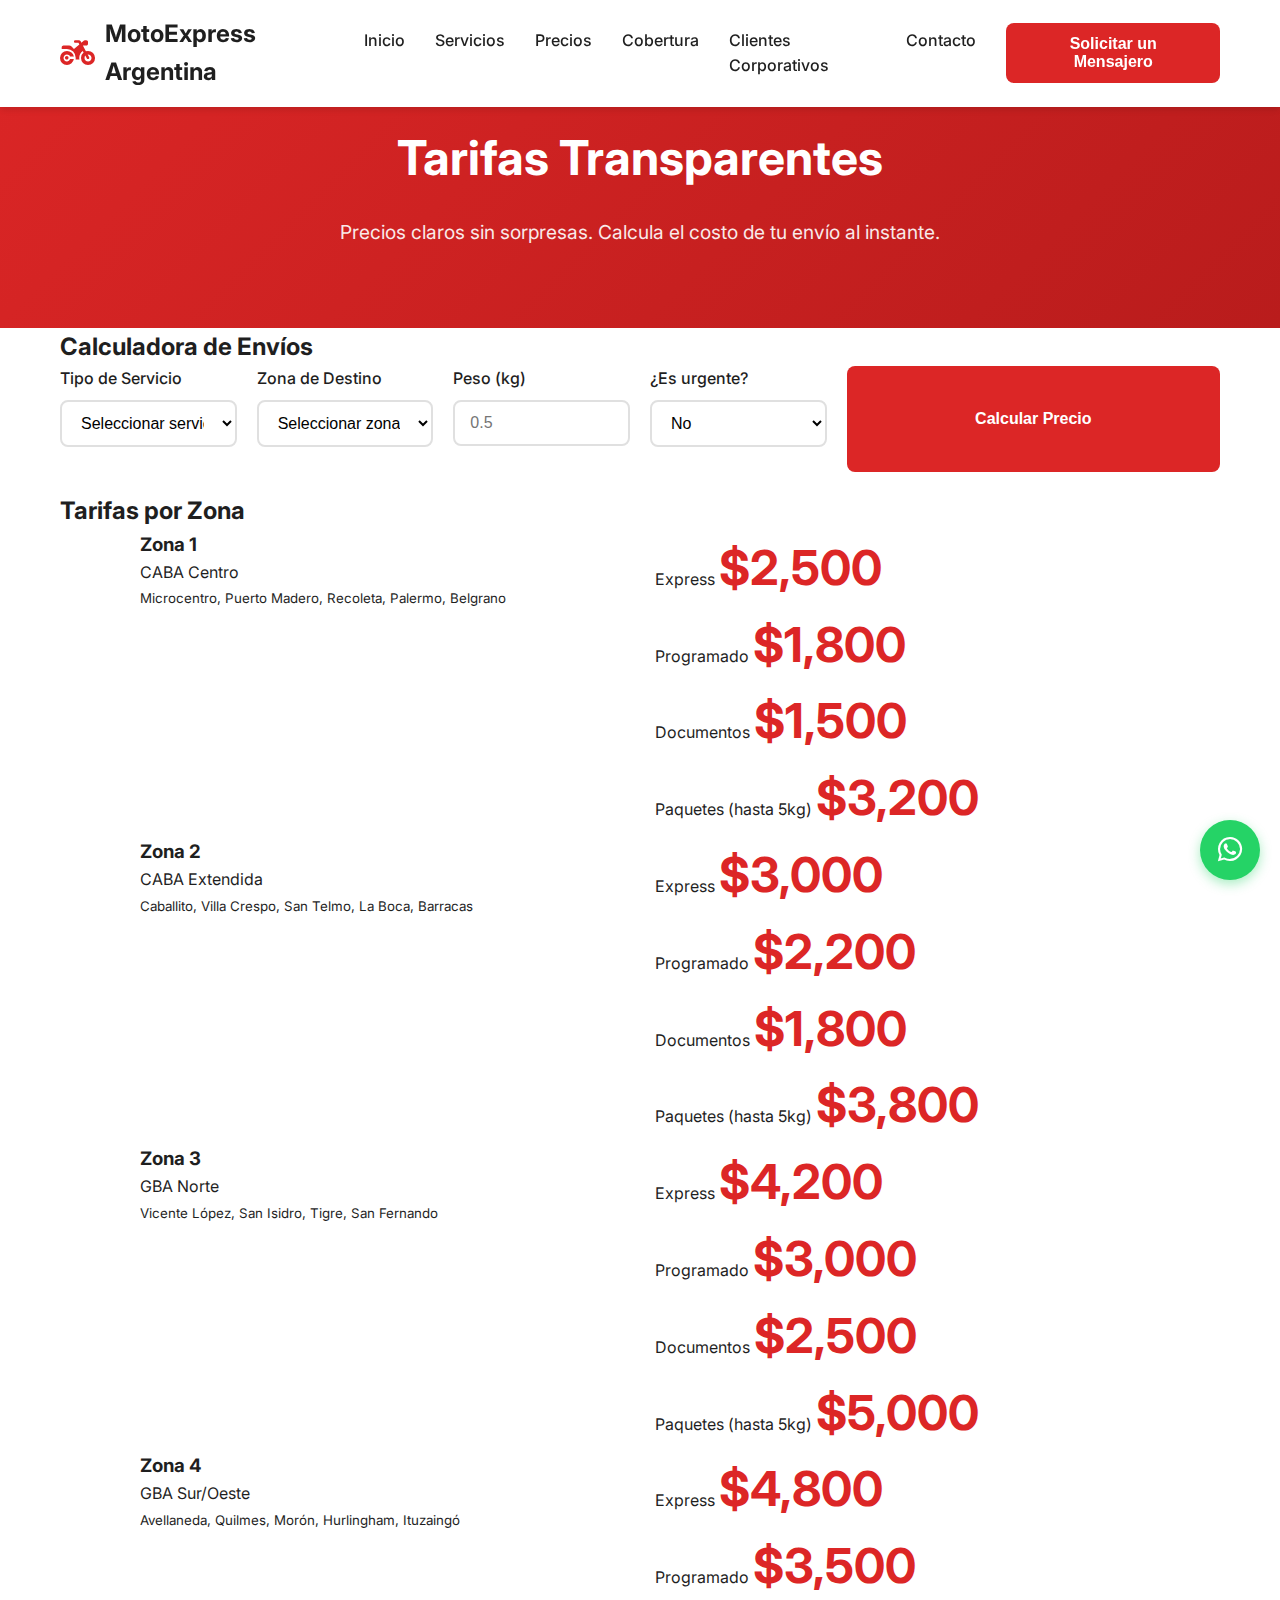
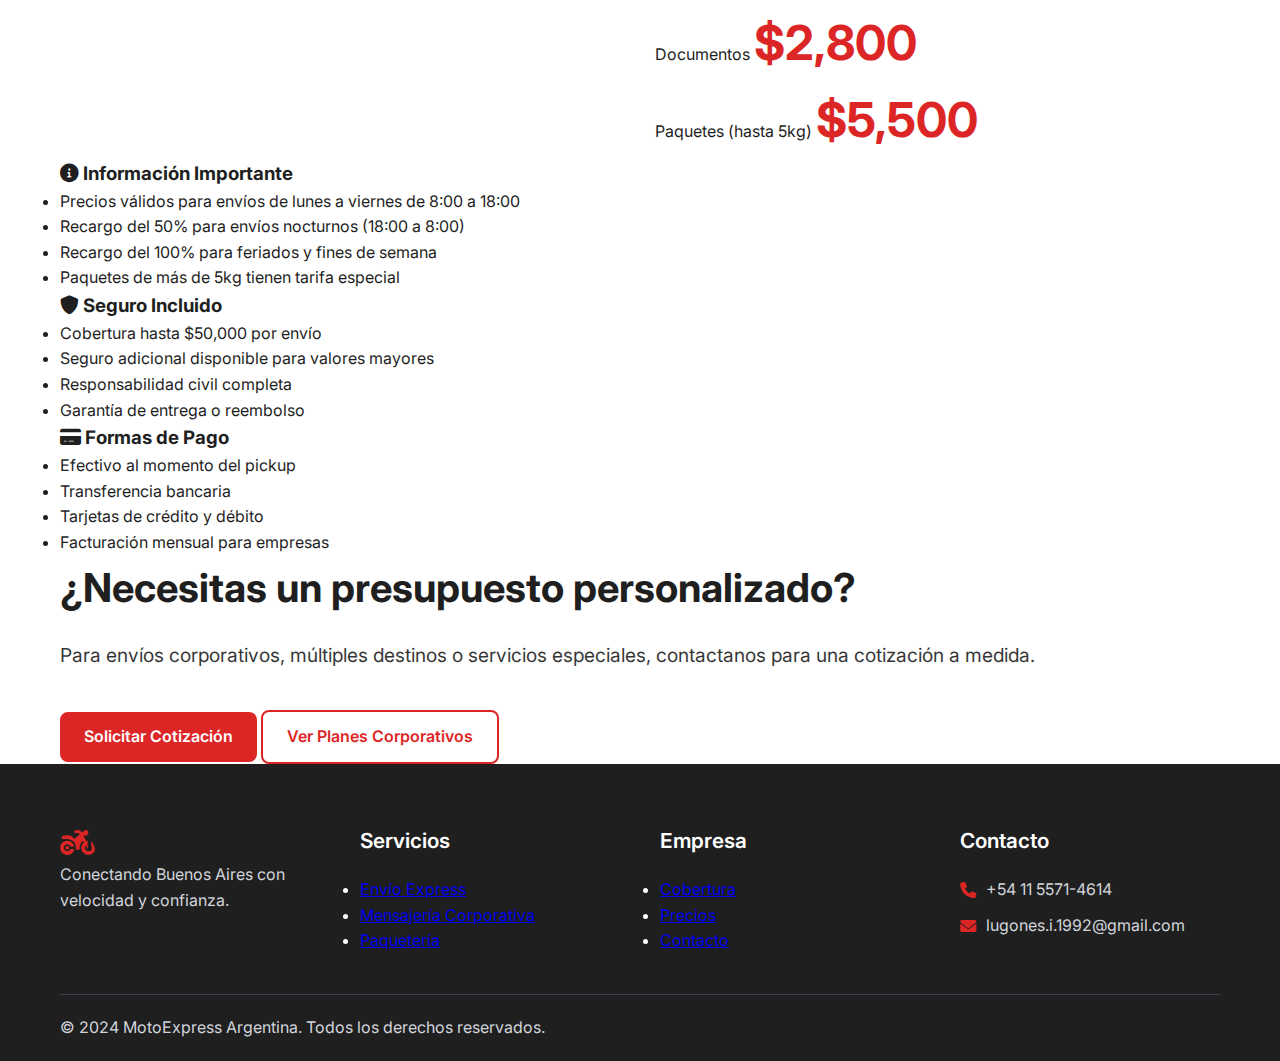
<file: precios.html>
<!DOCTYPE html>
<html lang="es">
<head>
    <meta charset="UTF-8">
    <meta name="viewport" content="width=device-width, initial-scale=1.0">
    <title>Precios Moto Mensajería Buenos Aires | Tarifas Cadetería Express CABA</title>
    <meta name="description" content="Consulta nuestros precios de moto mensajería en Buenos Aires. Tarifas competitivas para cadetería urgente en CABA. Cotización gratuita y sin compromiso.">
    <meta name="keywords" content="precios moto mensajería Buenos Aires, tarifas cadetería CABA, costo envío express Argentina, cotización mensajería urgente">
    <meta name="author" content="MotoExpress Argentina">
    <meta name="robots" content="index, follow">
    
    <!-- Open Graph / Facebook -->
    <meta property="og:type" content="website">
    <meta property="og:url" content="https://motoexpress-argentina.com/precios.html">
    <meta property="og:title" content="Precios Moto Mensajería Buenos Aires | Tarifas Cadetería Express">
    <meta property="og:description" content="Consulta nuestros precios de moto mensajería en Buenos Aires. Tarifas competitivas para cadetería urgente en CABA.">
    
    <!-- Canonical URL -->
    <link rel="canonical" href="https://motoexpress-argentina.com/precios.html">
    
    <link rel="stylesheet" href="styles.css">
    <link href="https://fonts.googleapis.com/css2?family=Inter:wght@300;400;500;600;700&display=swap" rel="stylesheet">
    <link rel="stylesheet" href="https://cdnjs.cloudflare.com/ajax/libs/font-awesome/6.0.0/css/all.min.css">
</head>
<body>
    <header class="header" id="header">
        <div class="container">
            <div class="logo">
                <i class="fas fa-motorcycle"></i>
                <span>MotoExpress Argentina</span>
            </div>
            
            <!-- Menú de navegación desktop -->
            <nav class="nav-desktop">
                <ul class="nav-menu-desktop">
                    <li><a href="index.html">Inicio</a></li>
                    <li><a href="servicios.html">Servicios</a></li>
                    <li><a href="precios.html" class="active">Precios</a></li>
                    <li><a href="cobertura.html">Cobertura</a></li>
                    <li><a href="corporativo.html">Clientes Corporativos</a></li>
                    <li><a href="contacto.html">Contacto</a></li>
                </ul>
                <button class="btn-primary">Solicitar un Mensajero</button>
            </nav>
            
            <!-- Botón hamburguesa -->
            <button class="hamburger-btn" aria-label="Menú" aria-expanded="false">
                <span class="hamburger-line"></span>
                <span class="hamburger-line"></span>
                <span class="hamburger-line"></span>
            </button>
            
            <!-- Overlay para cerrar menú -->
            <div class="mobile-overlay"></div>
            
            <!-- Menú móvil -->
            <nav class="nav-mobile">
                <div class="mobile-menu-header">
                    <div class="mobile-logo">
                        <i class="fas fa-motorcycle"></i>
                        <span>MotoExpress</span>
                    </div>
                    <button class="close-menu" aria-label="Cerrar menú">
                        <i class="fas fa-times"></i>
                    </button>
                </div>
                <ul class="nav-menu-mobile">
                    <li><a href="index.html"><i class="fas fa-home"></i>Inicio</a></li>
                    <li><a href="servicios.html"><i class="fas fa-truck"></i>Servicios</a></li>
                    <li><a href="precios.html" class="active"><i class="fas fa-dollar-sign"></i>Precios</a></li>
                    <li><a href="cobertura.html"><i class="fas fa-map-marked-alt"></i>Cobertura</a></li>
                    <li><a href="corporativo.html"><i class="fas fa-building"></i>Clientes Corporativos</a></li>
                    <li><a href="contacto.html"><i class="fas fa-envelope"></i>Contacto</a></li>
                </ul>
                <div class="mobile-menu-footer">
                    <button class="btn-primary btn-mobile">Solicitar un Mensajero</button>
                    <div class="mobile-contact">
                        <p><i class="fas fa-phone"></i> +54 11 5571-4614</p>
                        <p><i class="fas fa-envelope"></i> info@motoexpress.com</p>
                    </div>
                </div>
            </nav>
        </div>
    </header>

    <main>
        <section class="page-hero">
            <div class="container">
                <h1>Tarifas Transparentes</h1>
                <p>Precios claros sin sorpresas. Calcula el costo de tu envío al instante.</p>
            </div>
        </section>

        <section class="pricing-calculator">
            <div class="container">
                <div class="calculator-card">
                    <h2>Calculadora de Envíos</h2>
                    <form class="calculator-form" id="pricing-calculator">
                        <div class="form-row">
                            <div class="form-group">
                                <label for="service-type">Tipo de Servicio</label>
                                <select id="service-type" name="service-type" required>
                                    <option value="">Seleccionar servicio</option>
                                    <option value="express">Express (30-60 min)</option>
                                    <option value="programado">Programado (2-4 hrs)</option>
                                    <option value="paquete">Paquetería</option>
                                    <option value="documento">Documentos</option>
                                </select>
                            </div>
                            <div class="form-group">
                                <label for="zone">Zona de Destino</label>
                                <select id="zone" name="zone" required>
                                    <option value="">Seleccionar zona</option>
                                    <option value="zona1">Zona 1 - CABA Centro</option>
                                    <option value="zona2">Zona 2 - CABA Extendida</option>
                                    <option value="zona3">Zona 3 - GBA Norte</option>
                                    <option value="zona4">Zona 4 - GBA Sur/Oeste</option>
                                </select>
                            </div>
                        </div>
                        <div class="form-row">
                            <div class="form-group">
                                <label for="weight">Peso (kg)</label>
                                <input type="number" id="weight" name="weight" min="0" max="20" step="0.1" placeholder="0.5">
                            </div>
                            <div class="form-group">
                                <label for="urgent">¿Es urgente?</label>
                                <select id="urgent" name="urgent">
                                    <option value="no">No</option>
                                    <option value="yes">Sí (+30%)</option>
                                </select>
                            </div>
                        </div>
                        <button type="button" class="btn btn-primary" onclick="calculatePrice()">Calcular Precio</button>
                        <div class="price-result" id="price-result" style="display: none;">
                            <h3>Precio Estimado: <span id="final-price">$0</span></h3>
                            <p>Tiempo estimado: <span id="estimated-time"></span></p>
                        </div>
                    </form>
                </div>
            </div>
        </section>

        <section class="pricing-tables">
            <div class="container">
                <h2>Tarifas por Zona</h2>
                <div class="pricing-grid">
                    <div class="pricing-table">
                        <div class="pricing-header zona1">
                            <h3>Zona 1</h3>
                            <p>CABA Centro</p>
                            <div class="zone-description">
                                <small>Microcentro, Puerto Madero, Recoleta, Palermo, Belgrano</small>
                            </div>
                        </div>
                        <div class="pricing-body">
                            <div class="price-item">
                                <span class="service">Express</span>
                                <span class="price">$2,500</span>
                            </div>
                            <div class="price-item">
                                <span class="service">Programado</span>
                                <span class="price">$1,800</span>
                            </div>
                            <div class="price-item">
                                <span class="service">Documentos</span>
                                <span class="price">$1,500</span>
                            </div>
                            <div class="price-item">
                                <span class="service">Paquetes (hasta 5kg)</span>
                                <span class="price">$3,200</span>
                            </div>
                        </div>
                    </div>

                    <div class="pricing-table">
                        <div class="pricing-header zona2">
                            <h3>Zona 2</h3>
                            <p>CABA Extendida</p>
                            <div class="zone-description">
                                <small>Caballito, Villa Crespo, San Telmo, La Boca, Barracas</small>
                            </div>
                        </div>
                        <div class="pricing-body">
                            <div class="price-item">
                                <span class="service">Express</span>
                                <span class="price">$3,000</span>
                            </div>
                            <div class="price-item">
                                <span class="service">Programado</span>
                                <span class="price">$2,200</span>
                            </div>
                            <div class="price-item">
                                <span class="service">Documentos</span>
                                <span class="price">$1,800</span>
                            </div>
                            <div class="price-item">
                                <span class="service">Paquetes (hasta 5kg)</span>
                                <span class="price">$3,800</span>
                            </div>
                        </div>
                    </div>

                    <div class="pricing-table">
                        <div class="pricing-header zona3">
                            <h3>Zona 3</h3>
                            <p>GBA Norte</p>
                            <div class="zone-description">
                                <small>Vicente López, San Isidro, Tigre, San Fernando</small>
                            </div>
                        </div>
                        <div class="pricing-body">
                            <div class="price-item">
                                <span class="service">Express</span>
                                <span class="price">$4,200</span>
                            </div>
                            <div class="price-item">
                                <span class="service">Programado</span>
                                <span class="price">$3,000</span>
                            </div>
                            <div class="price-item">
                                <span class="service">Documentos</span>
                                <span class="price">$2,500</span>
                            </div>
                            <div class="price-item">
                                <span class="service">Paquetes (hasta 5kg)</span>
                                <span class="price">$5,000</span>
                            </div>
                        </div>
                    </div>

                    <div class="pricing-table">
                        <div class="pricing-header zona4">
                            <h3>Zona 4</h3>
                            <p>GBA Sur/Oeste</p>
                            <div class="zone-description">
                                <small>Avellaneda, Quilmes, Morón, Hurlingham, Ituzaingó</small>
                            </div>
                        </div>
                        <div class="pricing-body">
                            <div class="price-item">
                                <span class="service">Express</span>
                                <span class="price">$4,800</span>
                            </div>
                            <div class="price-item">
                                <span class="service">Programado</span>
                                <span class="price">$3,500</span>
                            </div>
                            <div class="price-item">
                                <span class="service">Documentos</span>
                                <span class="price">$2,800</span>
                            </div>
                            <div class="price-item">
                                <span class="service">Paquetes (hasta 5kg)</span>
                                <span class="price">$5,500</span>
                            </div>
                        </div>
                    </div>
                </div>
            </div>
        </section>

        <section class="pricing-info">
            <div class="container">
                <div class="info-grid">
                    <div class="info-card">
                        <h3><i class="fas fa-info-circle"></i> Información Importante</h3>
                        <ul>
                            <li>Precios válidos para envíos de lunes a viernes de 8:00 a 18:00</li>
                            <li>Recargo del 50% para envíos nocturnos (18:00 a 8:00)</li>
                            <li>Recargo del 100% para feriados y fines de semana</li>
                            <li>Paquetes de más de 5kg tienen tarifa especial</li>
                        </ul>
                    </div>
                    <div class="info-card">
                        <h3><i class="fas fa-shield-alt"></i> Seguro Incluido</h3>
                        <ul>
                            <li>Cobertura hasta $50,000 por envío</li>
                            <li>Seguro adicional disponible para valores mayores</li>
                            <li>Responsabilidad civil completa</li>
                            <li>Garantía de entrega o reembolso</li>
                        </ul>
                    </div>
                    <div class="info-card">
                        <h3><i class="fas fa-credit-card"></i> Formas de Pago</h3>
                        <ul>
                            <li>Efectivo al momento del pickup</li>
                            <li>Transferencia bancaria</li>
                            <li>Tarjetas de crédito y débito</li>
                            <li>Facturación mensual para empresas</li>
                        </ul>
                    </div>
                </div>
            </div>
        </section>

        <section class="cta-section">
            <div class="container">
                <div class="cta-content">
                    <h2>¿Necesitas un presupuesto personalizado?</h2>
                    <p>Para envíos corporativos, múltiples destinos o servicios especiales, contactanos para una cotización a medida.</p>
                    <div class="cta-buttons">
                        <a href="contacto.html" class="btn btn-primary">Solicitar Cotización</a>
                        <a href="corporativo.html" class="btn btn-secondary">Ver Planes Corporativos</a>
                    </div>
                </div>
            </div>
        </section>
    </main>

    <footer class="footer">
        <div class="container">
            <div class="footer-content">
                <div class="footer-section">
                    <div class="logo">
                        <i class="fas fa-motorcycle"></i>
                        <span>MotoExpress</span>
                    </div>
                    <p>Conectando Buenos Aires con velocidad y confianza.</p>
                </div>
                <div class="footer-section">
                    <h4>Servicios</h4>
                    <ul>
                        <li><a href="servicios.html">Envío Express</a></li>
                        <li><a href="servicios.html">Mensajería Corporativa</a></li>
                        <li><a href="servicios.html">Paquetería</a></li>
                    </ul>
                </div>
                <div class="footer-section">
                    <h4>Empresa</h4>
                    <ul>
                        <li><a href="cobertura.html">Cobertura</a></li>
                        <li><a href="precios.html">Precios</a></li>
                        <li><a href="contacto.html">Contacto</a></li>
                    </ul>
                </div>
                <div class="footer-section">
                    <h4>Contacto</h4>
                    <p><i class="fas fa-phone"></i> +54 11 5571-4614</p>
                    <p><i class="fas fa-envelope"></i> lugones.i.1992@gmail.com</p>
                </div>
            </div>
            <div class="footer-bottom">
                <p>&copy; 2024 MotoExpress Argentina. Todos los derechos reservados.</p>
            </div>
        </div>
    </footer>

    <script src="config.js"></script>
    <script src="script.js"></script>
    <script>
        function calculatePrice() {
            const serviceType = document.getElementById('service-type').value;
            const zone = document.getElementById('zone').value;
            const weight = parseFloat(document.getElementById('weight').value) || 0;
            const urgent = document.getElementById('urgent').value;
            
            if (!serviceType || !zone) {
                alert('Por favor completa todos los campos obligatorios');
                return;
            }
            
            const basePrices = {
                'zona1': { express: 2500, programado: 1800, documento: 1500, paquete: 3200 },
                'zona2': { express: 3000, programado: 2200, documento: 1800, paquete: 3800 },
                'zona3': { express: 4200, programado: 3000, documento: 2500, paquete: 5000 },
                'zona4': { express: 4800, programado: 3500, documento: 2800, paquete: 5500 }
            };
            
            const times = {
                express: '30-60 minutos',
                programado: '2-4 horas',
                documento: '1-2 horas',
                paquete: 'Mismo día'
            };
            
            let basePrice = basePrices[zone][serviceType];
            
            // Ajuste por peso para paquetes
            if (serviceType === 'paquete' && weight > 5) {
                basePrice += (weight - 5) * 200;
            }
            
            // Recargo por urgencia
            if (urgent === 'yes') {
                basePrice *= 1.3;
            }
            
            document.getElementById('final-price').textContent = '$' + Math.round(basePrice).toLocaleString();
            document.getElementById('estimated-time').textContent = times[serviceType];
            document.getElementById('price-result').style.display = 'block';
        }
    </script>
</body>
</html>
</file>
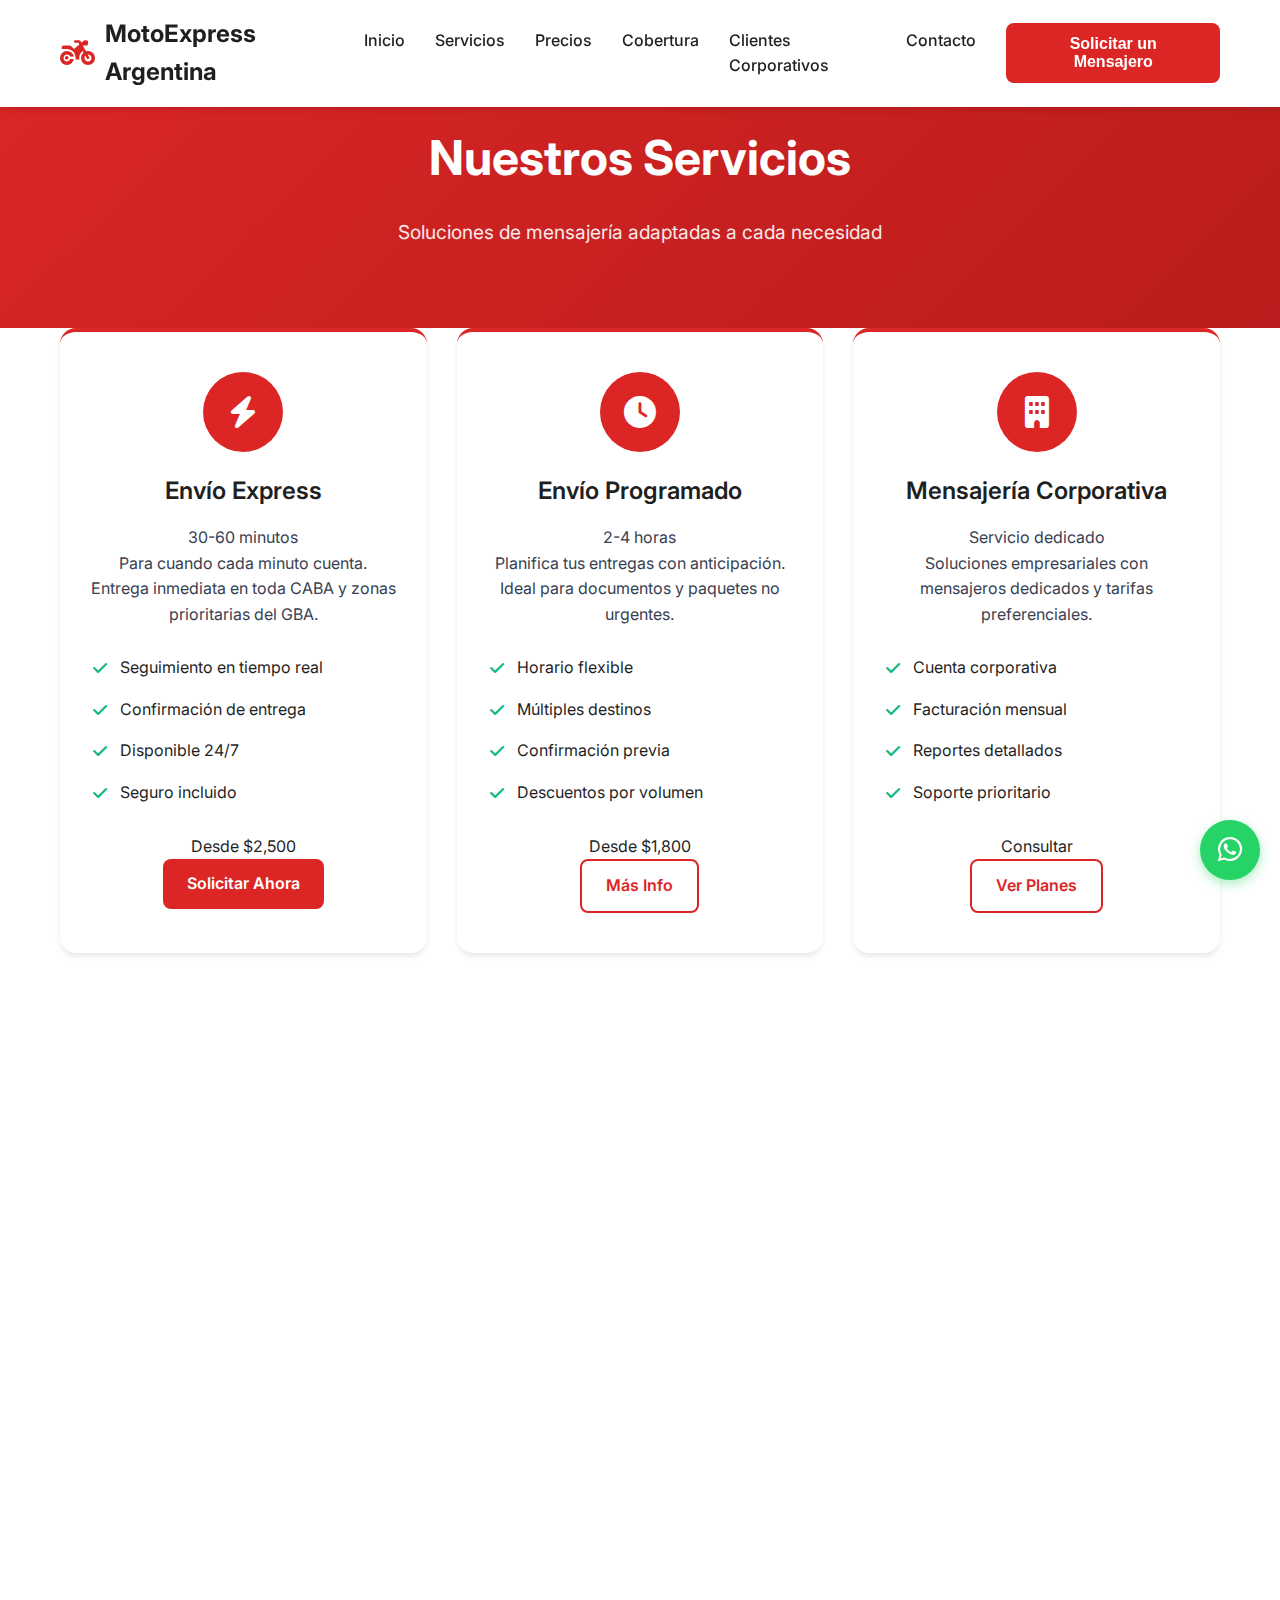
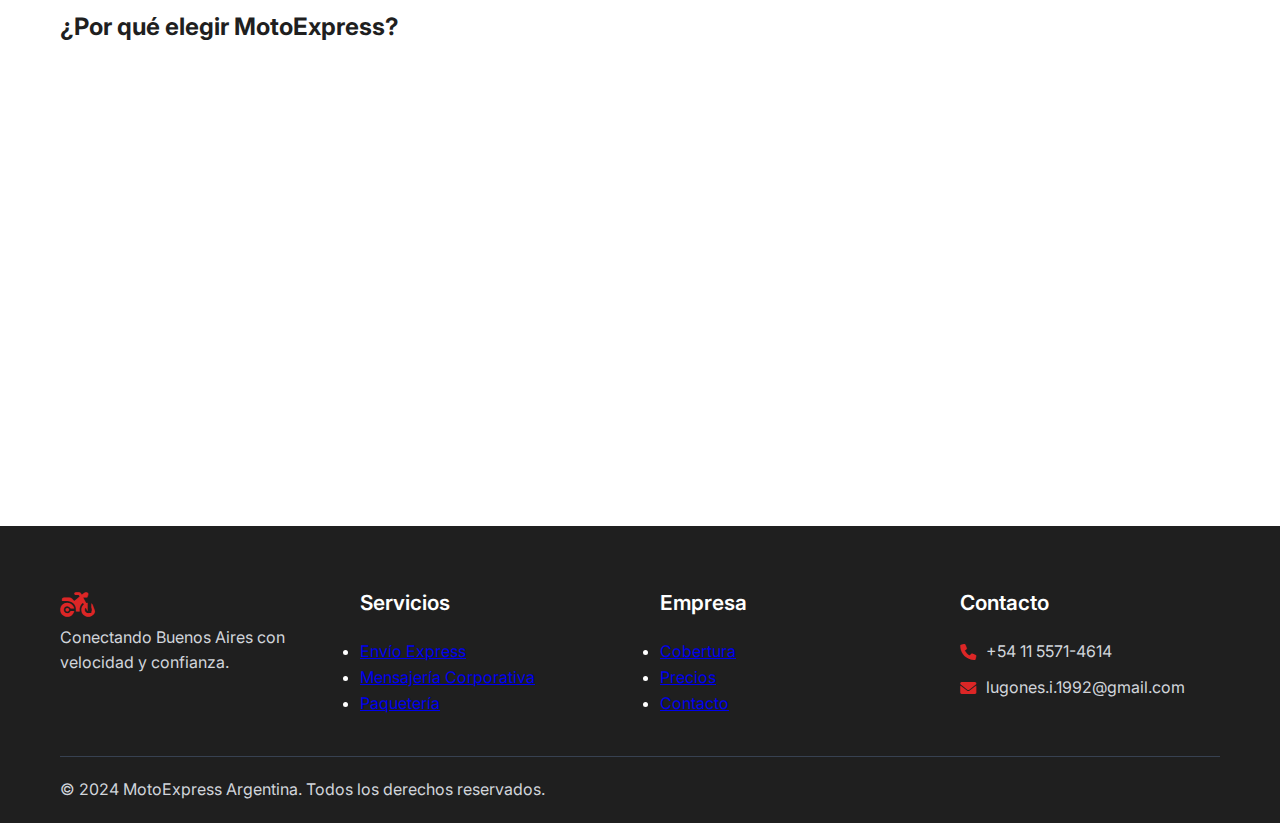
<file: servicios.html>
<!DOCTYPE html>
<html lang="es">
<head>
    <meta charset="UTF-8">
    <meta name="viewport" content="width=device-width, initial-scale=1.0">
    <title>Servicios de Moto Mensajería en Buenos Aires | MotoExpress Argentina</title>
    <meta name="description" content="Conoce nuestros servicios de moto mensajería en Buenos Aires: entrega express, cadetería urgente, envíos corporativos y más. Servicio 24/7 en CABA.">
    <meta name="keywords" content="servicios moto mensajería Buenos Aires, cadetería express CABA, envíos urgentes Argentina, mensajería corporativa, delivery 24 horas">
    <meta name="author" content="MotoExpress Argentina">
    <meta name="robots" content="index, follow">
    
    <!-- Open Graph / Facebook -->
    <meta property="og:type" content="website">
    <meta property="og:url" content="https://motoexpress-argentina.com/servicios.html">
    <meta property="og:title" content="Servicios de Moto Mensajería en Buenos Aires | MotoExpress Argentina">
    <meta property="og:description" content="Conoce nuestros servicios de moto mensajería en Buenos Aires: entrega express, cadetería urgente, envíos corporativos y más.">
    
    <!-- Canonical URL -->
    <link rel="canonical" href="https://motoexpress-argentina.com/servicios.html">
    
    <link rel="stylesheet" href="styles.css">
    <link href="https://fonts.googleapis.com/css2?family=Inter:wght@300;400;500;600;700&display=swap" rel="stylesheet">
    <link rel="stylesheet" href="https://cdnjs.cloudflare.com/ajax/libs/font-awesome/6.0.0/css/all.min.css">
</head>
<body>
    <header class="header" id="header">
        <div class="container">
            <div class="logo">
                <i class="fas fa-motorcycle"></i>
                <span>MotoExpress Argentina</span>
            </div>
            
            <!-- Menú de navegación desktop -->
            <nav class="nav-desktop">
                <ul class="nav-menu-desktop">
                    <li><a href="index.html">Inicio</a></li>
                    <li><a href="servicios.html" class="active">Servicios</a></li>
                    <li><a href="precios.html">Precios</a></li>
                    <li><a href="cobertura.html">Cobertura</a></li>
                    <li><a href="corporativo.html">Clientes Corporativos</a></li>
                    <li><a href="contacto.html">Contacto</a></li>
                </ul>
                <button class="btn-primary">Solicitar un Mensajero</button>
            </nav>
            
            <!-- Botón hamburguesa -->
            <button class="hamburger-btn" aria-label="Menú" aria-expanded="false">
                <span class="hamburger-line"></span>
                <span class="hamburger-line"></span>
                <span class="hamburger-line"></span>
            </button>
            
            <!-- Overlay para cerrar menú -->
            <div class="mobile-overlay"></div>
            
            <!-- Menú móvil -->
            <nav class="nav-mobile">
                <div class="mobile-menu-header">
                    <div class="mobile-logo">
                        <i class="fas fa-motorcycle"></i>
                        <span>MotoExpress</span>
                    </div>
                    <button class="close-menu" aria-label="Cerrar menú">
                        <i class="fas fa-times"></i>
                    </button>
                </div>
                <ul class="nav-menu-mobile">
                    <li><a href="index.html"><i class="fas fa-home"></i>Inicio</a></li>
                    <li><a href="servicios.html" class="active"><i class="fas fa-truck"></i>Servicios</a></li>
                    <li><a href="precios.html"><i class="fas fa-dollar-sign"></i>Precios</a></li>
                    <li><a href="cobertura.html"><i class="fas fa-map-marked-alt"></i>Cobertura</a></li>
                    <li><a href="corporativo.html"><i class="fas fa-building"></i>Clientes Corporativos</a></li>
                    <li><a href="contacto.html"><i class="fas fa-envelope"></i>Contacto</a></li>
                </ul>
                <div class="mobile-menu-footer">
                    <button class="btn-primary btn-mobile">Solicitar un Mensajero</button>
                    <div class="mobile-contact">
                        <p><i class="fas fa-phone"></i> +54 11 5571-4614</p>
                        <p><i class="fas fa-envelope"></i> info@motoexpress.com</p>
                    </div>
                </div>
            </nav>
        </div>
    </header>

    <main>
        <section class="page-hero">
            <div class="container">
                <h1>Nuestros Servicios</h1>
                <p>Soluciones de mensajería adaptadas a cada necesidad</p>
            </div>
        </section>

        <section class="services-detailed">
            <div class="container">
                <div class="services-grid">
                    <div class="service-card featured">
                        <div class="service-icon">
                            <i class="fas fa-bolt"></i>
                        </div>
                        <h3>Envío Express</h3>
                        <p class="service-time">30-60 minutos</p>
                        <p>Para cuando cada minuto cuenta. Entrega inmediata en toda CABA y zonas prioritarias del GBA.</p>
                        <ul class="service-features">
                            <li><i class="fas fa-check"></i> Seguimiento en tiempo real</li>
                            <li><i class="fas fa-check"></i> Confirmación de entrega</li>
                            <li><i class="fas fa-check"></i> Disponible 24/7</li>
                            <li><i class="fas fa-check"></i> Seguro incluido</li>
                        </ul>
                        <div class="service-price">Desde $2,500</div>
                        <a href="contacto.html" class="btn btn-primary">Solicitar Ahora</a>
                    </div>

                    <div class="service-card">
                        <div class="service-icon">
                            <i class="fas fa-clock"></i>
                        </div>
                        <h3>Envío Programado</h3>
                        <p class="service-time">2-4 horas</p>
                        <p>Planifica tus entregas con anticipación. Ideal para documentos y paquetes no urgentes.</p>
                        <ul class="service-features">
                            <li><i class="fas fa-check"></i> Horario flexible</li>
                            <li><i class="fas fa-check"></i> Múltiples destinos</li>
                            <li><i class="fas fa-check"></i> Confirmación previa</li>
                            <li><i class="fas fa-check"></i> Descuentos por volumen</li>
                        </ul>
                        <div class="service-price">Desde $1,800</div>
                        <a href="contacto.html" class="btn btn-secondary">Más Info</a>
                    </div>

                    <div class="service-card">
                        <div class="service-icon">
                            <i class="fas fa-building"></i>
                        </div>
                        <h3>Mensajería Corporativa</h3>
                        <p class="service-time">Servicio dedicado</p>
                        <p>Soluciones empresariales con mensajeros dedicados y tarifas preferenciales.</p>
                        <ul class="service-features">
                            <li><i class="fas fa-check"></i> Cuenta corporativa</li>
                            <li><i class="fas fa-check"></i> Facturación mensual</li>
                            <li><i class="fas fa-check"></i> Reportes detallados</li>
                            <li><i class="fas fa-check"></i> Soporte prioritario</li>
                        </ul>
                        <div class="service-price">Consultar</div>
                        <a href="corporativo.html" class="btn btn-secondary">Ver Planes</a>
                    </div>

                    <div class="service-card">
                        <div class="service-icon">
                            <i class="fas fa-box"></i>
                        </div>
                        <h3>Paquetería</h3>
                        <p class="service-time">Mismo día</p>
                        <p>Envío de paquetes hasta 20kg. Perfecto para e-commerce y envíos personales.</p>
                        <ul class="service-features">
                            <li><i class="fas fa-check"></i> Hasta 20kg</li>
                            <li><i class="fas fa-check"></i> Embalaje seguro</li>
                            <li><i class="fas fa-check"></i> Foto de entrega</li>
                            <li><i class="fas fa-check"></i> Múltiples intentos</li>
                        </ul>
                        <div class="service-price">Desde $3,200</div>
                        <a href="contacto.html" class="btn btn-secondary">Cotizar</a>
                    </div>

                    <div class="service-card">
                        <div class="service-icon">
                            <i class="fas fa-file-alt"></i>
                        </div>
                        <h3>Documentos</h3>
                        <p class="service-time">1-2 horas</p>
                        <p>Envío seguro de documentos importantes, contratos y papelería legal.</p>
                        <ul class="service-features">
                            <li><i class="fas fa-check"></i> Sobre sellado</li>
                            <li><i class="fas fa-check"></i> Firma de recepción</li>
                            <li><i class="fas fa-check"></i> Confidencialidad</li>
                            <li><i class="fas fa-check"></i> Copia digital</li>
                        </ul>
                        <div class="service-price">Desde $1,500</div>
                        <a href="contacto.html" class="btn btn-secondary">Enviar</a>
                    </div>

                    <div class="service-card">
                        <div class="service-icon">
                            <i class="fas fa-utensils"></i>
                        </div>
                        <h3>Delivery Gastronómico</h3>
                        <p class="service-time">45-90 minutos</p>
                        <p>Especializado en delivery de restaurantes con bolsas térmicas y manejo cuidadoso.</p>
                        <ul class="service-features">
                            <li><i class="fas fa-check"></i> Bolsas térmicas</li>
                            <li><i class="fas fa-check"></i> Manejo especializado</li>
                            <li><i class="fas fa-check"></i> Horarios extendidos</li>
                            <li><i class="fas fa-check"></i> Integración con apps</li>
                        </ul>
                        <div class="service-price">Desde $2,000</div>
                        <a href="contacto.html" class="btn btn-secondary">Integrar</a>
                    </div>
                </div>
            </div>
        </section>

        <section class="service-benefits">
            <div class="container">
                <h2>¿Por qué elegir MotoExpress?</h2>
                <div class="benefits-grid">
                    <div class="benefit-item">
                        <i class="fas fa-shield-alt"></i>
                        <h4>Seguridad Garantizada</h4>
                        <p>Todos nuestros envíos están asegurados y nuestros mensajeros son verificados.</p>
                    </div>
                    <div class="benefit-item">
                        <i class="fas fa-map-marker-alt"></i>
                        <h4>Seguimiento en Vivo</h4>
                        <p>Rastrea tu envío en tiempo real desde el pickup hasta la entrega.</p>
                    </div>
                    <div class="benefit-item">
                        <i class="fas fa-headset"></i>
                        <h4>Soporte 24/7</h4>
                        <p>Atención al cliente disponible las 24 horas, todos los días del año.</p>
                    </div>
                    <div class="benefit-item">
                        <i class="fas fa-medal"></i>
                        <h4>Experiencia Comprobada</h4>
                        <p>Más de 5 años conectando Buenos Aires con entregas exitosas.</p>
                    </div>
                </div>
            </div>
        </section>
    </main>

    <footer class="footer">
        <div class="container">
            <div class="footer-content">
                <div class="footer-section">
                    <div class="logo">
                        <i class="fas fa-motorcycle"></i>
                        <span>MotoExpress</span>
                    </div>
                    <p>Conectando Buenos Aires con velocidad y confianza.</p>
                </div>
                <div class="footer-section">
                    <h4>Servicios</h4>
                    <ul>
                        <li><a href="servicios.html">Envío Express</a></li>
                        <li><a href="servicios.html">Mensajería Corporativa</a></li>
                        <li><a href="servicios.html">Paquetería</a></li>
                    </ul>
                </div>
                <div class="footer-section">
                    <h4>Empresa</h4>
                    <ul>
                        <li><a href="cobertura.html">Cobertura</a></li>
                        <li><a href="precios.html">Precios</a></li>
                        <li><a href="contacto.html">Contacto</a></li>
                    </ul>
                </div>
                <div class="footer-section">
                    <h4>Contacto</h4>
                    <p><i class="fas fa-phone"></i> +54 11 5571-4614</p>
                    <p><i class="fas fa-envelope"></i> lugones.i.1992@gmail.com</p>
                </div>
            </div>
            <div class="footer-bottom">
                <p>&copy; 2024 MotoExpress Argentina. Todos los derechos reservados.</p>
            </div>
        </div>
    </footer>

    <script src="config.js"></script>
    <script src="script.js"></script>
</body>
</html>
</file>
<file: styles.css>
/* Reset y Variables */
* {
    margin: 0;
    padding: 0;
    box-sizing: border-box;
}

:root {
    --primary-red: #dc2626;
    --dark-red: #b91c1c;
    --black: #1f1f1f;
    --dark-gray: #374151;
    --light-gray: #f3f4f6;
    --white: #ffffff;
    --shadow: 0 4px 6px -1px rgba(0, 0, 0, 0.1);
    --shadow-lg: 0 10px 15px -3px rgba(0, 0, 0, 0.1);
    --transition: all 0.3s ease;
}

body {
    font-family: 'Inter', sans-serif;
    line-height: 1.6;
    color: var(--black);
    overflow-x: hidden;
}

.container {
    max-width: 1200px;
    margin: 0 auto;
    padding: 0 20px;
}

/* Botones */
.btn-primary {
    background: var(--primary-red);
    color: var(--white);
    padding: 12px 24px;
    border: none;
    border-radius: 8px;
    font-weight: 600;
    cursor: pointer;
    transition: var(--transition);
    text-decoration: none;
    display: inline-block;
    font-size: 16px;
}

.btn-primary:hover {
    background: var(--dark-red);
    transform: translateY(-2px);
    box-shadow: var(--shadow-lg);
}

.btn-secondary {
    background: transparent;
    color: var(--primary-red);
    padding: 12px 24px;
    border: 2px solid var(--primary-red);
    border-radius: 8px;
    font-weight: 600;
    cursor: pointer;
    transition: var(--transition);
    text-decoration: none;
    display: inline-block;
    font-size: 16px;
}

.btn-secondary:hover {
    background: var(--primary-red);
    color: var(--white);
    transform: translateY(-2px);
}

.btn-hero {
    background: var(--primary-red);
    color: var(--white);
    padding: 16px 32px;
    border: none;
    border-radius: 12px;
    font-weight: 700;
    font-size: 18px;
    cursor: pointer;
    transition: var(--transition);
    text-transform: uppercase;
    letter-spacing: 1px;
}

.btn-hero:hover {
    background: var(--dark-red);
    transform: translateY(-3px);
    box-shadow: 0 15px 25px rgba(220, 38, 38, 0.4);
}

/* Header */
.header {
    position: fixed;
    top: 0;
    width: 100%;
    background: var(--white);
    box-shadow: var(--shadow);
    z-index: 1000;
    transition: var(--transition);
}

.header .container {
    display: flex;
    justify-content: space-between;
    align-items: center;
    padding: 15px 20px;
}

.logo {
    display: flex;
    align-items: center;
    gap: 10px;
    font-weight: 700;
    font-size: 24px;
    color: var(--black);
}

.logo i {
    color: var(--primary-red);
    font-size: 28px;
}

.nav {
    display: flex;
    align-items: center;
    gap: 30px;
}

.nav-menu {
    display: flex;
    list-style: none;
    gap: 30px;
    margin: 0;
}

.nav-menu a {
    text-decoration: none;
    color: var(--black);
    font-weight: 500;
    transition: var(--transition);
    position: relative;
}

.nav-menu a:hover {
    color: var(--primary-red);
}

.nav-menu a::after {
    content: '';
    position: absolute;
    width: 0;
    height: 2px;
    bottom: -5px;
    left: 0;
    background: var(--primary-red);
    transition: var(--transition);
}

.nav-menu a:hover::after {
    width: 100%;
}

/* Navegación Desktop */
.nav-desktop {
    display: flex;
    align-items: center;
    gap: 30px;
}

.nav-menu-desktop {
    display: flex;
    list-style: none;
    margin: 0;
    padding: 0;
    gap: 30px;
}

.nav-menu-desktop a {
    text-decoration: none;
    color: var(--black);
    font-weight: 500;
    font-size: 16px;
    transition: var(--transition);
    position: relative;
    padding: 8px 0;
}

.nav-menu-desktop a:hover,
.nav-menu-desktop a.active {
    color: var(--primary);
}

.nav-menu-desktop a::after {
    content: '';
    position: absolute;
    bottom: 0;
    left: 0;
    width: 0;
    height: 2px;
    background: var(--primary);
    transition: var(--transition);
}

.nav-menu-desktop a:hover::after,
.nav-menu-desktop a.active::after {
    width: 100%;
}

/* Botón Hamburguesa */
.hamburger-btn {
    display: none;
    flex-direction: column;
    justify-content: center;
    align-items: center;
    width: 44px;
    height: 44px;
    background: none;
    border: none;
    cursor: pointer;
    padding: 8px;
    border-radius: 8px;
    transition: var(--transition);
    z-index: 1001;
}

.hamburger-btn:hover {
    background: rgba(220, 38, 38, 0.1);
}

.hamburger-line {
    width: 24px;
    height: 3px;
    background: var(--black);
    border-radius: 2px;
    transition: all 0.3s cubic-bezier(0.4, 0, 0.2, 1);
    transform-origin: center;
}

.hamburger-line:not(:last-child) {
    margin-bottom: 4px;
}

/* Animación del botón hamburguesa cuando está activo */
.hamburger-btn.active .hamburger-line:nth-child(1) {
    transform: rotate(45deg) translate(6px, 6px);
}

.hamburger-btn.active .hamburger-line:nth-child(2) {
    opacity: 0;
    transform: scale(0);
}

.hamburger-btn.active .hamburger-line:nth-child(3) {
    transform: rotate(-45deg) translate(6px, -6px);
}

/* Overlay móvil */
.mobile-overlay {
    display: none;
    position: fixed;
    top: 0;
    left: 0;
    width: 100%;
    height: 100%;
    background: rgba(0, 0, 0, 0.5);
    z-index: 999;
    opacity: 0;
    transition: opacity 0.3s ease;
}

.mobile-overlay.active {
    opacity: 1;
}

/* Menú Móvil */
.nav-mobile {
    display: none;
    position: fixed;
    top: 0;
    right: -100%;
    width: 320px;
    max-width: 85vw;
    height: 100vh;
    background: var(--white);
    z-index: 1000;
    transition: right 0.3s cubic-bezier(0.4, 0, 0.2, 1);
    box-shadow: -5px 0 20px rgba(0, 0, 0, 0.1);
    overflow-y: auto;
}

.nav-mobile.active {
    right: 0;
}

.mobile-menu-header {
    display: flex;
    justify-content: space-between;
    align-items: center;
    padding: 20px;
    border-bottom: 1px solid #eee;
    background: var(--primary);
    color: var(--white);
}

.mobile-logo {
    display: flex;
    align-items: center;
    gap: 10px;
    font-size: 18px;
    font-weight: bold;
}

.mobile-logo i {
    font-size: 24px;
}

.close-menu {
    background: none;
    border: none;
    color: var(--white);
    font-size: 20px;
    cursor: pointer;
    padding: 8px;
    border-radius: 4px;
    transition: var(--transition);
}

.close-menu:hover {
    background: rgba(255, 255, 255, 0.1);
}

.nav-menu-mobile {
    list-style: none;
    margin: 0;
    padding: 0;
}

.nav-menu-mobile li {
    border-bottom: 1px solid #f0f0f0;
}

.nav-menu-mobile a {
    display: flex;
    align-items: center;
    gap: 15px;
    padding: 18px 20px;
    text-decoration: none;
    color: var(--black);
    font-weight: 500;
    font-size: 16px;
    transition: var(--transition);
}

.nav-menu-mobile a:hover,
.nav-menu-mobile a.active {
    background: rgba(220, 38, 38, 0.05);
    color: var(--primary);
}

.nav-menu-mobile i {
    width: 20px;
    text-align: center;
    color: var(--primary);
}

.mobile-menu-footer {
    padding: 20px;
    border-top: 1px solid #eee;
    margin-top: auto;
}

.btn-mobile {
    width: 100%;
    margin-bottom: 20px;
    padding: 12px;
    font-size: 16px;
}

.mobile-contact {
    text-align: center;
}

.mobile-contact p {
    margin: 8px 0;
    color: #666;
    font-size: 14px;
    display: flex;
    align-items: center;
    justify-content: center;
    gap: 8px;
}

.mobile-contact i {
    color: var(--primary);
    width: 16px;
    text-align: center;
}

/* Hero Section */
.hero {
    height: 100vh;
    position: relative;
    display: flex;
    align-items: center;
    justify-content: center;
    text-align: center;
    color: var(--white);
    overflow: hidden;
}

.hero-background {
    position: absolute;
    top: 0;
    left: 0;
    width: 100%;
    height: 100%;
    background: linear-gradient(135deg, rgba(31, 31, 31, 0.8), rgba(220, 38, 38, 0.6)),
                url('data:image/svg+xml,<svg xmlns="http://www.w3.org/2000/svg" viewBox="0 0 1200 800"><defs><linearGradient id="bg" x1="0%" y1="0%" x2="100%" y2="100%"><stop offset="0%" style="stop-color:%23dc2626;stop-opacity:0.8"/><stop offset="100%" style="stop-color:%231f1f1f;stop-opacity:0.9"/></linearGradient></defs><rect width="1200" height="800" fill="url(%23bg)"/><g opacity="0.3"><circle cx="200" cy="200" r="100" fill="%23ffffff"/><circle cx="800" cy="400" r="150" fill="%23ffffff"/><circle cx="1000" cy="600" r="80" fill="%23ffffff"/></g></svg>');
    background-size: cover;
    background-position: center;
    z-index: -1;
}

.hero-content {
    max-width: 800px;
    animation: fadeInUp 1s ease-out;
}

.hero h1 {
    font-size: 3.5rem;
    font-weight: 700;
    margin-bottom: 20px;
    line-height: 1.2;
}

.hero p {
    font-size: 1.3rem;
    margin-bottom: 30px;
    opacity: 0.9;
}

@keyframes fadeInUp {
    from {
        opacity: 0;
        transform: translateY(30px);
    }
    to {
        opacity: 1;
        transform: translateY(0);
    }
}

/* Services Section */
.services {
    padding: 100px 0;
    background: var(--light-gray);
}

.services h2 {
    text-align: center;
    font-size: 2.5rem;
    font-weight: 700;
    margin-bottom: 60px;
    color: var(--black);
}

.services-grid {
    display: grid;
    grid-template-columns: repeat(auto-fit, minmax(280px, 1fr));
    gap: 30px;
}

.service-card {
    background: var(--white);
    padding: 40px 30px;
    border-radius: 16px;
    text-align: center;
    box-shadow: var(--shadow);
    transition: var(--transition);
    border-top: 4px solid var(--primary-red);
}

.service-card:hover {
    transform: translateY(-10px);
    box-shadow: var(--shadow-lg);
}

.service-icon {
    width: 80px;
    height: 80px;
    background: var(--primary-red);
    border-radius: 50%;
    display: flex;
    align-items: center;
    justify-content: center;
    margin: 0 auto 20px;
    color: var(--white);
    font-size: 2rem;
}

.service-card h3 {
    font-size: 1.5rem;
    font-weight: 600;
    margin-bottom: 15px;
    color: var(--black);
}

.service-card p {
    color: var(--dark-gray);
    line-height: 1.6;
}

/* Pricing Section */
.pricing {
    padding: 100px 0;
    background: var(--white);
}

.pricing h2 {
    text-align: center;
    font-size: 2.5rem;
    font-weight: 700;
    margin-bottom: 20px;
    color: var(--black);
}

.pricing-subtitle {
    text-align: center;
    font-size: 1.1rem;
    color: var(--dark-gray);
    margin-bottom: 60px;
}

.pricing-table {
    display: grid;
    grid-template-columns: repeat(auto-fit, minmax(300px, 1fr));
    gap: 30px;
    max-width: 1000px;
    margin: 0 auto;
}

.pricing-card {
    background: var(--white);
    border: 2px solid var(--light-gray);
    border-radius: 16px;
    padding: 40px 30px;
    text-align: center;
    transition: var(--transition);
    position: relative;
}

.pricing-card.featured {
    border-color: var(--primary-red);
    transform: scale(1.05);
    box-shadow: var(--shadow-lg);
}

.pricing-card.featured::before {
    content: 'Más Popular';
    position: absolute;
    top: -15px;
    left: 50%;
    transform: translateX(-50%);
    background: var(--primary-red);
    color: var(--white);
    padding: 8px 20px;
    border-radius: 20px;
    font-size: 14px;
    font-weight: 600;
}

.pricing-card:hover {
    transform: translateY(-5px);
    box-shadow: var(--shadow-lg);
}

.pricing-card.featured:hover {
    transform: scale(1.05) translateY(-5px);
}

.pricing-card h3 {
    font-size: 1.5rem;
    font-weight: 600;
    margin-bottom: 20px;
    color: var(--black);
}

.price {
    font-size: 3rem;
    font-weight: 700;
    color: var(--primary-red);
    margin-bottom: 30px;
}

.pricing-card ul {
    list-style: none;
    margin-bottom: 30px;
}

.pricing-card li {
    padding: 10px 0;
    color: var(--dark-gray);
    border-bottom: 1px solid var(--light-gray);
}

.pricing-card li:last-child {
    border-bottom: none;
}

/* Coverage Section */
.coverage {
    padding: 100px 0;
    background: var(--light-gray);
}

.coverage h2 {
    text-align: center;
    font-size: 2.5rem;
    font-weight: 700;
    margin-bottom: 60px;
    color: var(--black);
}

.coverage-content {
    display: grid;
    grid-template-columns: 1fr 1fr;
    gap: 60px;
    align-items: center;
}

.map-placeholder {
    background: var(--white);
    border-radius: 16px;
    padding: 80px 40px;
    text-align: center;
    box-shadow: var(--shadow);
    border: 3px dashed var(--primary-red);
}

.map-placeholder i {
    font-size: 4rem;
    color: var(--primary-red);
    margin-bottom: 20px;
}

.map-placeholder p {
    font-size: 1.2rem;
    font-weight: 600;
    color: var(--black);
}

.coverage-info h3 {
    font-size: 2rem;
    font-weight: 600;
    margin-bottom: 30px;
    color: var(--black);
}

.coverage-info ul {
    list-style: none;
}

.coverage-info li {
    display: flex;
    align-items: center;
    gap: 15px;
    padding: 15px 0;
    font-size: 1.1rem;
    color: var(--dark-gray);
}

.coverage-info i {
    color: var(--primary-red);
    font-size: 1.2rem;
}

/* Benefits Section */
.benefits {
    padding: 100px 0;
    background: var(--white);
}

.benefits h2 {
    text-align: center;
    font-size: 2.5rem;
    font-weight: 700;
    margin-bottom: 60px;
    color: var(--black);
}

.benefits-grid {
    display: grid;
    grid-template-columns: repeat(auto-fit, minmax(250px, 1fr));
    gap: 40px;
}

.benefit-item {
    text-align: center;
    padding: 30px 20px;
}

.benefit-item i {
    font-size: 3rem;
    color: var(--primary-red);
    margin-bottom: 20px;
}

.benefit-item h3 {
    font-size: 1.3rem;
    font-weight: 600;
    margin-bottom: 15px;
    color: var(--black);
}

.benefit-item p {
    color: var(--dark-gray);
    line-height: 1.6;
}

/* Testimonials Section */
.testimonials {
    padding: 100px 0;
    background: var(--light-gray);
}

.testimonials h2 {
    text-align: center;
    font-size: 2.5rem;
    font-weight: 700;
    margin-bottom: 60px;
    color: var(--black);
}

.testimonials-grid {
    display: grid;
    grid-template-columns: repeat(auto-fit, minmax(350px, 1fr));
    gap: 30px;
}

.testimonial {
    background: var(--white);
    padding: 40px 30px;
    border-radius: 16px;
    box-shadow: var(--shadow);
    transition: var(--transition);
}

.testimonial:hover {
    transform: translateY(-5px);
    box-shadow: var(--shadow-lg);
}

.stars {
    color: #fbbf24;
    margin-bottom: 20px;
    font-size: 1.2rem;
}

.testimonial p {
    font-style: italic;
    color: var(--dark-gray);
    margin-bottom: 20px;
    line-height: 1.6;
    font-size: 1.1rem;
}

.client {
    font-weight: 600;
    color: var(--black);
}

/* Contact Section */
.contact {
    padding: 100px 0;
    background: var(--white);
}

.contact h2 {
    text-align: center;
    font-size: 2.5rem;
    font-weight: 700;
    margin-bottom: 60px;
    color: var(--black);
}

.contact-content {
    display: grid;
    grid-template-columns: 2fr 1fr;
    gap: 60px;
}

.contact-form {
    background: var(--light-gray);
    padding: 40px;
    border-radius: 16px;
}

.form-group {
    margin-bottom: 25px;
}

.form-group label {
    display: block;
    margin-bottom: 8px;
    font-weight: 600;
    color: var(--black);
}

.form-group input,
.form-group select {
    width: 100%;
    padding: 12px 16px;
    border: 2px solid #e5e7eb;
    border-radius: 8px;
    font-size: 16px;
    transition: var(--transition);
    background: var(--white);
}

.form-group input:focus,
.form-group select:focus {
    outline: none;
    border-color: var(--primary-red);
    box-shadow: 0 0 0 3px rgba(220, 38, 38, 0.1);
}

.contact-info {
    padding: 40px 0;
}

.contact-info h3 {
    font-size: 1.8rem;
    font-weight: 600;
    margin-bottom: 30px;
    color: var(--black);
}

.contact-item {
    display: flex;
    align-items: center;
    gap: 15px;
    margin-bottom: 20px;
    font-size: 1.1rem;
    color: var(--dark-gray);
}

.contact-item i {
    color: var(--primary-red);
    font-size: 1.3rem;
    width: 20px;
}

/* Footer */
.footer {
    background: var(--black);
    color: var(--white);
    padding: 60px 0 20px;
}

.footer-content {
    display: grid;
    grid-template-columns: repeat(auto-fit, minmax(250px, 1fr));
    gap: 40px;
    margin-bottom: 40px;
}

.footer-section h4 {
    font-size: 1.3rem;
    font-weight: 600;
    margin-bottom: 20px;
    color: var(--white);
}

.footer-section p {
    margin-bottom: 10px;
    color: #d1d5db;
    display: flex;
    align-items: center;
    gap: 10px;
}

.footer-section i {
    color: var(--primary-red);
    width: 16px;
}

.social-links {
    display: flex;
    gap: 15px;
}

.social-links a {
    display: flex;
    align-items: center;
    justify-content: center;
    width: 40px;
    height: 40px;
    background: var(--primary-red);
    color: var(--white);
    border-radius: 50%;
    text-decoration: none;
    transition: var(--transition);
}

.social-links a:hover {
    background: var(--dark-red);
    transform: translateY(-2px);
}

.footer-bottom {
    border-top: 1px solid #374151;
    padding-top: 20px;
    display: flex;
    justify-content: space-between;
    align-items: center;
    color: #d1d5db;
}

.footer-bottom a {
    color: var(--primary-red);
    text-decoration: none;
}

.footer-bottom a:hover {
    text-decoration: underline;
}

/* Estilos para páginas individuales */
.page-hero {
    background: linear-gradient(135deg, var(--primary-red) 0%, var(--dark-red) 100%);
    color: var(--white);
    padding: 120px 0 80px;
    text-align: center;
}

.page-hero h1 {
    font-size: 3rem;
    font-weight: 700;
    margin-bottom: 20px;
}

.page-hero p {
    font-size: 1.2rem;
    opacity: 0.9;
    max-width: 600px;
    margin: 0 auto;
}

.hero-stats {
    display: grid;
    grid-template-columns: repeat(auto-fit, minmax(150px, 1fr));
    gap: 30px;
    margin-top: 50px;
}

.stat {
    text-align: center;
}

.stat-number {
    display: block;
    font-size: 2.5rem;
    font-weight: 700;
    color: var(--white);
}

.stat-label {
    font-size: 0.9rem;
    opacity: 0.8;
}

/* Estilos para servicios */
.service-detail {
    background: var(--white);
    border-radius: 15px;
    padding: 40px;
    margin-bottom: 30px;
    box-shadow: var(--shadow);
    border-left: 5px solid var(--primary-red);
}

.service-detail h3 {
    color: var(--primary-red);
    margin-bottom: 20px;
    font-size: 1.5rem;
}

.service-features {
    list-style: none;
    padding: 0;
    margin: 20px 0;
}

.service-features li {
    padding: 8px 0;
    display: flex;
    align-items: center;
}

.service-features li i {
    color: #10b981;
    margin-right: 10px;
    width: 20px;
}

/* Estilos para precios */
.price-calculator {
    background: var(--light-gray);
    border-radius: 15px;
    padding: 30px;
    margin: 40px 0;
}

.calculator-form {
    display: grid;
    grid-template-columns: repeat(auto-fit, minmax(200px, 1fr));
    gap: 20px;
    margin-bottom: 20px;
}

.price-result {
    background: var(--primary-red);
    color: var(--white);
    padding: 20px;
    border-radius: 10px;
    text-align: center;
    margin-top: 20px;
}

.price-result h4 {
    margin: 0 0 10px 0;
    font-size: 1.2rem;
}

.price-amount {
    font-size: 2rem;
    font-weight: 700;
}

/* Estilos para cobertura */
.coverage-map {
    background: var(--light-gray);
    border-radius: 15px;
    padding: 40px;
    margin: 40px 0;
    text-align: center;
}

.map-placeholder {
    background: var(--white);
    border: 2px dashed var(--primary-red);
    border-radius: 10px;
    padding: 60px 20px;
    margin: 20px 0;
}

.map-placeholder i {
    font-size: 4rem;
    color: var(--primary-red);
    margin-bottom: 20px;
}

.zone-legend {
    display: grid;
    grid-template-columns: repeat(auto-fit, minmax(150px, 1fr));
    gap: 20px;
    margin-top: 30px;
}

.legend-item {
    display: flex;
    align-items: center;
    padding: 10px;
    background: var(--white);
    border-radius: 8px;
}

.legend-color {
    width: 20px;
    height: 20px;
    border-radius: 50%;
    margin-right: 10px;
}

.zone-1 { background-color: #4CAF50; }
.zone-2 { background-color: #FF9800; }
.zone-3 { background-color: #F44336; }
.zone-4 { background-color: #9C27B0; }

.zone-details {
    display: grid;
    grid-template-columns: repeat(auto-fit, minmax(300px, 1fr));
    gap: 30px;
    margin: 40px 0;
}

.zone-card {
    background: var(--white);
    border-radius: 15px;
    padding: 30px;
    box-shadow: var(--shadow);
    border-top: 4px solid var(--primary-red);
}

.zone-card.zone-1 { border-top-color: #4CAF50; }
.zone-card.zone-2 { border-top-color: #FF9800; }
.zone-card.zone-3 { border-top-color: #F44336; }
.zone-card.zone-4 { border-top-color: #9C27B0; }

.coverage-stats {
    display: grid;
    grid-template-columns: repeat(auto-fit, minmax(200px, 1fr));
    gap: 30px;
    margin: 40px 0;
}

.coverage-stat {
    background: var(--white);
    border-radius: 15px;
    padding: 30px;
    text-align: center;
    box-shadow: var(--shadow);
}

.coverage-stat-number {
    font-size: 2.5rem;
    font-weight: 700;
    color: var(--primary-red);
    display: block;
}

.coverage-finder {
    background: var(--primary-red);
    color: var(--white);
    border-radius: 15px;
    padding: 40px;
    margin: 40px 0;
    text-align: center;
}

.finder-form {
    display: flex;
    gap: 15px;
    justify-content: center;
    margin-top: 20px;
    flex-wrap: wrap;
}

.finder-form input {
    padding: 12px 20px;
    border: none;
    border-radius: 25px;
    font-size: 1rem;
    min-width: 250px;
}

.finder-form button {
    padding: 12px 25px;
    background: var(--white);
    color: var(--primary-red);
    border: none;
    border-radius: 25px;
    font-weight: 600;
    cursor: pointer;
    transition: all 0.3s ease;
}

.finder-form button:hover {
    background: var(--light-gray);
}

/* Estilos para contacto */
.contact-section {
    padding: 80px 0;
}

.contact-grid {
    display: grid;
    grid-template-columns: 2fr 1fr;
    gap: 60px;
    align-items: start;
}

.contact-form-container {
    background: var(--white);
    border-radius: 15px;
    padding: 40px;
    box-shadow: var(--shadow);
}

.contact-form {
    display: flex;
    flex-direction: column;
    gap: 20px;
}

.form-row {
    display: grid;
    grid-template-columns: 1fr 1fr;
    gap: 20px;
}

.form-group {
    display: flex;
    flex-direction: column;
}

.form-group label {
    font-weight: 500;
    margin-bottom: 8px;
    color: var(--text-color);
}

.form-group input,
.form-group select,
.form-group textarea {
    padding: 12px 15px;
    border: 2px solid #e0e0e0;
    border-radius: 8px;
    font-size: 1rem;
    transition: border-color 0.3s ease;
}

.form-group input:focus,
.form-group select:focus,
.form-group textarea:focus {
    outline: none;
    border-color: var(--primary-red);
}

.form-section {
    border: 1px solid #e0e0e0;
    border-radius: 10px;
    padding: 20px;
    margin: 20px 0;
}

.form-section h3 {
    margin: 0 0 20px 0;
    color: var(--primary-red);
    font-size: 1.2rem;
    display: flex;
    align-items: center;
}

.form-section h3 i {
    margin-right: 10px;
}

.form-actions {
    display: flex;
    gap: 15px;
    justify-content: flex-end;
    margin-top: 30px;
}

.price-estimate {
    background: var(--light-gray);
    border-radius: 10px;
    padding: 20px;
    margin-top: 20px;
}

.estimate-details {
    display: flex;
    justify-content: space-between;
    align-items: center;
    margin-top: 10px;
}

.contact-info {
    display: flex;
    flex-direction: column;
    gap: 20px;
}

.contact-card {
    background: var(--white);
    border-radius: 15px;
    padding: 25px;
    box-shadow: var(--shadow);
    text-align: center;
}

.contact-card h3 {
    color: var(--primary-red);
    margin-bottom: 15px;
    display: flex;
    align-items: center;
    justify-content: center;
}

.contact-card h3 i {
    margin-right: 10px;
    font-size: 1.2rem;
}

.contact-detail {
    font-size: 1.1rem;
    font-weight: 600;
    color: var(--text-color);
    margin: 10px 0;
}

.contact-description {
    font-size: 0.9rem;
    color: #666;
    margin-bottom: 15px;
}

.emergency-contact {
    background: #fff3cd;
    border: 1px solid #ffeaa7;
    border-radius: 10px;
    padding: 20px;
    text-align: center;
}

.emergency-contact h4 {
    color: #856404;
    margin-bottom: 10px;
}

.emergency-phone {
    display: inline-block;
    background: #dc3545;
    color: white;
    padding: 10px 20px;
    border-radius: 25px;
    text-decoration: none;
    font-weight: 600;
    margin-top: 10px;
}

.social-links {
    text-align: center;
}

.social-icons {
    display: flex;
    justify-content: center;
    gap: 15px;
    margin-top: 15px;
}

.social-icon {
    display: flex;
    align-items: center;
    justify-content: center;
    width: 40px;
    height: 40px;
    background: var(--primary-red);
    color: white;
    border-radius: 50%;
    text-decoration: none;
    transition: transform 0.3s ease;
}

.social-icon:hover {
    transform: translateY(-3px);
}

.faq-section {
    background: var(--light-gray);
    padding: 80px 0;
}

.faq-grid {
    display: grid;
    grid-template-columns: repeat(auto-fit, minmax(300px, 1fr));
    gap: 30px;
    margin-top: 40px;
}

.faq-item {
    background: var(--white);
    border-radius: 10px;
    padding: 25px;
    box-shadow: var(--shadow);
}

.faq-item h4 {
    color: var(--primary-red);
    margin-bottom: 15px;
}

/* Estilos corporativos */
.corporate-benefits {
    padding: 80px 0;
}

.benefits-grid {
    display: grid;
    grid-template-columns: repeat(auto-fit, minmax(300px, 1fr));
    gap: 30px;
    margin-top: 40px;
}

.benefit-card {
    background: var(--white);
    border-radius: 15px;
    padding: 30px;
    box-shadow: var(--shadow);
    text-align: center;
    transition: transform 0.3s ease;
}

.benefit-card:hover {
    transform: translateY(-5px);
}

.benefit-icon {
    width: 80px;
    height: 80px;
    background: linear-gradient(135deg, var(--primary-red), var(--dark-red));
    border-radius: 50%;
    display: flex;
    align-items: center;
    justify-content: center;
    margin: 0 auto 20px;
}

.benefit-icon i {
    font-size: 2rem;
    color: white;
}

.corporate-services {
    background: var(--light-gray);
    padding: 80px 0;
}

.services-showcase {
    margin-top: 40px;
}

.service-highlight {
    display: grid;
    grid-template-columns: 2fr 1fr;
    gap: 40px;
    align-items: center;
    background: var(--white);
    border-radius: 15px;
    padding: 40px;
    margin-bottom: 30px;
    box-shadow: var(--shadow);
}

.service-highlight.reverse {
    grid-template-columns: 1fr 2fr;
}

.service-highlight.reverse .service-content {
    order: 2;
}

.service-highlight.reverse .service-image {
    order: 1;
}

.service-image {
    text-align: center;
}

.service-image i {
    font-size: 6rem;
    color: var(--primary-red);
    opacity: 0.1;
}

.pricing-corporate {
    padding: 80px 0;
}

.corporate-plans {
    display: grid;
    grid-template-columns: repeat(auto-fit, minmax(300px, 1fr));
    gap: 30px;
    margin-top: 40px;
}

.plan-card {
    background: var(--white);
    border-radius: 15px;
    padding: 30px;
    box-shadow: var(--shadow);
    position: relative;
    transition: transform 0.3s ease;
}

.plan-card:hover {
    transform: translateY(-5px);
}

.plan-card.featured {
    border: 2px solid var(--primary-red);
    transform: scale(1.05);
}

.plan-badge {
    position: absolute;
    top: -10px;
    left: 50%;
    transform: translateX(-50%);
    background: var(--primary-red);
    color: white;
    padding: 5px 20px;
    border-radius: 20px;
    font-size: 0.9rem;
    font-weight: 600;
}

.plan-header {
    text-align: center;
    margin-bottom: 30px;
}

.plan-header h3 {
    font-size: 1.5rem;
    color: var(--primary-red);
    margin-bottom: 10px;
}

.plan-subtitle {
    color: #666;
    font-size: 0.9rem;
}

.plan-features ul {
    list-style: none;
    padding: 0;
}

.plan-features li {
    padding: 10px 0;
    display: flex;
    align-items: center;
}

.plan-features li i {
    color: #10b981;
    margin-right: 10px;
    width: 20px;
}

.plan-cta {
    text-align: center;
    margin-top: 30px;
}

.testimonials-corporate {
    background: var(--light-gray);
    padding: 80px 0;
}

.testimonials-grid {
    display: grid;
    grid-template-columns: repeat(auto-fit, minmax(300px, 1fr));
    gap: 30px;
    margin-top: 40px;
}

.testimonial-card {
    background: var(--white);
    border-radius: 15px;
    padding: 30px;
    box-shadow: var(--shadow);
}

.testimonial-content {
    margin-bottom: 20px;
}

.testimonial-content p {
    font-style: italic;
    color: #555;
    line-height: 1.6;
}

.testimonial-author {
    display: flex;
    align-items: center;
    justify-content: space-between;
}

.author-info h4 {
    margin: 0;
    color: var(--primary-red);
}

.author-info span {
    font-size: 0.9rem;
    color: #666;
}

.company-logo {
    width: 50px;
    height: 50px;
    background: var(--light-gray);
    border-radius: 50%;
    display: flex;
    align-items: center;
    justify-content: center;
}

.company-logo i {
    font-size: 1.5rem;
    color: var(--primary-red);
}

.integration-section {
    padding: 80px 0;
}

.integration-content {
    display: grid;
    grid-template-columns: 1fr 1fr;
    gap: 60px;
    align-items: start;
    margin-top: 40px;
}

.api-features {
    list-style: none;
    padding: 0;
    margin: 20px 0;
}

.api-features li {
    padding: 10px 0;
    display: flex;
    align-items: center;
}

.api-features li i {
    color: var(--primary-red);
    margin-right: 15px;
    width: 20px;
}

.integration-cta {
    display: flex;
    gap: 15px;
    margin-top: 30px;
}

.platforms-grid {
    display: grid;
    grid-template-columns: repeat(auto-fit, minmax(120px, 1fr));
    gap: 20px;
    margin-top: 20px;
}

.platform-item {
    background: var(--white);
    border-radius: 10px;
    padding: 20px;
    text-align: center;
    box-shadow: var(--shadow);
    transition: transform 0.3s ease;
}

.platform-item:hover {
    transform: translateY(-3px);
}

.platform-item i {
    font-size: 2rem;
    color: var(--primary-red);
    margin-bottom: 10px;
}

.platform-item span {
    display: block;
    font-size: 0.9rem;
    font-weight: 500;
}

.cta-corporate {
    background: linear-gradient(135deg, var(--primary-red) 0%, var(--dark-red) 100%);
    color: white;
    padding: 80px 0;
    text-align: center;
}

.cta-content h2 {
    font-size: 2.5rem;
    margin-bottom: 20px;
}

.cta-content p {
    font-size: 1.2rem;
    opacity: 0.9;
    margin-bottom: 40px;
}

.cta-actions {
    display: flex;
    gap: 20px;
    justify-content: center;
}

.btn-large {
    padding: 15px 30px;
    font-size: 1.1rem;
}

/* Responsive Design */
@media (max-width: 1024px) {
    .contact-grid {
        grid-template-columns: 1fr;
        gap: 40px;
    }
    
    .service-highlight {
        grid-template-columns: 1fr;
        text-align: center;
    }
    
    .service-highlight.reverse {
        grid-template-columns: 1fr;
    }
    
    .service-highlight.reverse .service-content,
    .service-highlight.reverse .service-image {
        order: unset;
    }
    
    .integration-content {
        grid-template-columns: 1fr;
        gap: 40px;
    }
}

@media (max-width: 768px) {
    /* Ocultar navegación desktop */
    .nav-desktop {
        display: none;
    }
    
    /* Mostrar botón hamburguesa */
    .hamburger-btn {
        display: flex;
    }
    
    /* Mostrar overlay y menú móvil cuando están activos */
    .mobile-overlay.active {
        display: block;
    }
    
    .nav-mobile {
        display: block;
    }

    .hero h1, .page-hero h1 {
        font-size: 2.5rem;
    }

    .hero p, .page-hero p {
        font-size: 1.1rem;
    }

    .services h2,
    .pricing h2,
    .coverage h2,
    .benefits h2,
    .testimonials h2,
    .contact h2 {
        font-size: 2rem;
    }

    .coverage-content {
        grid-template-columns: 1fr;
        gap: 40px;
    }

    .contact-content {
        grid-template-columns: 1fr;
        gap: 40px;
    }

    .pricing-card.featured {
        transform: none;
    }

    .pricing-card.featured:hover {
        transform: translateY(-5px);
    }

    .footer-bottom {
        flex-direction: column;
        gap: 10px;
        text-align: center;
    }
    
    .hero-stats {
        grid-template-columns: 1fr;
        gap: 20px;
    }
    
    .calculator-form {
        grid-template-columns: 1fr;
    }
    
    /* Estilos responsivos para páginas específicas */
    .service-detail {
        padding: 30px 20px;
    }
    
    .price-calculator {
        padding: 20px 15px;
    }
    
    .zone-legend {
        grid-template-columns: 1fr;
    }
    
    .zone-details {
        grid-template-columns: 1fr;
    }
    
    .coverage-stats {
        grid-template-columns: repeat(2, 1fr);
    }
    
    .finder-form {
        flex-direction: column;
        align-items: center;
    }
    
    .finder-form input {
        min-width: 100%;
        max-width: 300px;
    }
    
    .contact-grid {
        grid-template-columns: 1fr;
        gap: 30px;
    }
    
    .form-row {
        grid-template-columns: 1fr;
    }
    
    .form-actions {
        flex-direction: column;
        align-items: stretch;
    }
    
    .estimate-details {
        flex-direction: column;
        gap: 10px;
        text-align: center;
    }
    
    .social-icons {
        flex-wrap: wrap;
    }
    
    .faq-grid {
        grid-template-columns: 1fr;
    }
    
    .benefits-grid {
        grid-template-columns: 1fr;
    }
    
    .corporate-plans {
        grid-template-columns: 1fr;
    }
    
    .plan-card.featured {
        transform: none;
    }
    
    .testimonials-grid {
        grid-template-columns: 1fr;
    }
    
    .testimonial-author {
        flex-direction: column;
        gap: 15px;
        text-align: center;
    }
    
    .integration-content {
        grid-template-columns: 1fr;
        gap: 30px;
    }
    
    .integration-cta {
        flex-direction: column;
        align-items: stretch;
    }
    
    .platforms-grid {
        grid-template-columns: repeat(3, 1fr);
    }
    
    .cta-content h2 {
        font-size: 2rem;
    }
    
    .cta-actions {
        flex-direction: column;
        align-items: center;
    }
    
    .btn-large {
        width: 100%;
        max-width: 300px;
    }
    
    /* Mobile adjustments for WhatsApp and Chatbot */
    #whatsapp-float {
        bottom: 15px;
        right: 15px;
        width: 55px;
        height: 55px;
    }
    
    #whatsapp-float .whatsapp-icon {
        font-size: 24px;
    }
    
    #chatbot-container {
        width: calc(100vw - 30px);
        height: 400px;
        bottom: 80px;
        right: 15px;
    }
    
    #quote-calculator {
        width: calc(100vw - 30px);
        max-height: 80vh;
    }
    
    #chatbot-container .chatbot-options {
        grid-template-columns: 1fr;
    }
}

@media (max-width: 480px) {
    .container {
        padding: 0 15px;
    }

    .hero h1 {
        font-size: 2rem;
    }

    .services-grid,
    .benefits-grid {
        grid-template-columns: 1fr;
    }

    .testimonials-grid {
        grid-template-columns: 1fr;
    }

    .pricing-table {
        grid-template-columns: 1fr;
    }

    .service-card,
    .testimonial,
    .contact-form {
        padding: 30px 20px;
    }
}

/* Animaciones adicionales */
.service-card,
.benefit-item,
.testimonial {
    opacity: 0;
    transform: translateY(20px);
    animation: fadeInUp 0.6s ease-out forwards;
}

.service-card:nth-child(1) { animation-delay: 0.1s; }
.service-card:nth-child(2) { animation-delay: 0.2s; }
.service-card:nth-child(3) { animation-delay: 0.3s; }
.service-card:nth-child(4) { animation-delay: 0.4s; }
.service-card:nth-child(5) { animation-delay: 0.5s; }

/* WhatsApp Button Styles */
#whatsapp-float {
    position: fixed;
    bottom: 20px;
    right: 20px;
    width: 60px;
    height: 60px;
    background: #25d366;
    border-radius: 50%;
    display: flex;
    align-items: center;
    justify-content: center;
    cursor: pointer;
    z-index: 1000;
    box-shadow: 0 4px 12px rgba(37, 211, 102, 0.4);
    transition: all 0.3s ease;
}

#whatsapp-float:hover {
    transform: scale(1.1);
    box-shadow: 0 6px 20px rgba(37, 211, 102, 0.6);
}

#whatsapp-float .whatsapp-icon {
    color: white;
    font-size: 28px;
}

#whatsapp-float .whatsapp-tooltip {
    position: absolute;
    right: 70px;
    top: 50%;
    transform: translateY(-50%);
    background: #333;
    color: white;
    padding: 8px 12px;
    border-radius: 6px;
    font-size: 14px;
    white-space: nowrap;
    opacity: 0;
    transition: opacity 0.3s ease;
    pointer-events: none;
}

#whatsapp-float .whatsapp-tooltip::after {
    content: '';
    position: absolute;
    left: 100%;
    top: 50%;
    transform: translateY(-50%);
    border: 6px solid transparent;
    border-left-color: #333;
}

@keyframes pulse {
    0% {
        box-shadow: 0 4px 12px rgba(37, 211, 102, 0.4);
    }
    50% {
        box-shadow: 0 4px 12px rgba(37, 211, 102, 0.8), 0 0 0 10px rgba(37, 211, 102, 0.1);
    }
    100% {
        box-shadow: 0 4px 12px rgba(37, 211, 102, 0.4);
    }
}

/* Chatbot Styles */
#chatbot-container {
    font-family: 'Inter', sans-serif;
}

#chatbot-container .chatbot-header {
    background: linear-gradient(135deg, var(--primary-red), var(--dark-red));
    color: white;
    padding: 15px 20px;
    display: flex;
    justify-content: space-between;
    align-items: center;
}

#chatbot-container .chatbot-header h3 {
    margin: 0;
    font-size: 16px;
}

#chatbot-container .chatbot-close {
    background: none;
    border: none;
    color: white;
    font-size: 24px;
    cursor: pointer;
    padding: 0;
    width: 30px;
    height: 30px;
    display: flex;
    align-items: center;
    justify-content: center;
    border-radius: 50%;
    transition: background 0.3s ease;
}

#chatbot-container .chatbot-close:hover {
    background: rgba(255, 255, 255, 0.2);
}

#chatbot-container .chatbot-messages {
    flex: 1;
    padding: 15px;
    overflow-y: auto;
    background: #f8f9fa;
}

#chatbot-container .bot-message {
    background: #e9ecef;
    padding: 10px 15px;
    margin: 10px 0;
    border-radius: 15px 15px 15px 5px;
    max-width: 85%;
    font-size: 14px;
    line-height: 1.4;
}

#chatbot-container .user-message {
    background: var(--primary-red);
    color: white;
    padding: 10px 15px;
    margin: 10px 0;
    border-radius: 15px 15px 5px 15px;
    max-width: 85%;
    margin-left: auto;
    font-size: 14px;
    line-height: 1.4;
}

#chatbot-container .chatbot-options {
    display: grid;
    grid-template-columns: 1fr 1fr;
    gap: 8px;
    margin-top: 15px;
}

#chatbot-container .chatbot-option {
    background: white;
    border: 2px solid var(--primary-red);
    color: var(--primary-red);
    padding: 8px 12px;
    border-radius: 20px;
    cursor: pointer;
    font-size: 12px;
    transition: all 0.3s ease;
    text-align: center;
}

#chatbot-container .chatbot-option:hover {
    background: var(--primary-red);
    color: white;
}

#chatbot-container .chatbot-input {
    display: flex;
    padding: 15px;
    background: white;
    border-top: 1px solid #e9ecef;
}

#chatbot-container .chatbot-input input {
    flex: 1;
    border: 1px solid #ddd;
    border-radius: 20px;
    padding: 10px 15px;
    font-size: 14px;
    outline: none;
}

#chatbot-container .chatbot-input input:focus {
    border-color: var(--primary-red);
}

#chatbot-container .chatbot-input button {
    background: var(--primary-red);
    color: white;
    border: none;
    border-radius: 20px;
    padding: 10px 20px;
    margin-left: 10px;
    cursor: pointer;
    font-size: 14px;
    transition: background 0.3s ease;
}

#chatbot-container .chatbot-input button:hover {
    background: var(--dark-red);
}

/* Quote Calculator Styles */
#quote-calculator {
    font-family: 'Inter', sans-serif;
}

#quote-calculator .calculator-header {
    background: linear-gradient(135deg, var(--primary-red), var(--dark-red));
    color: white;
    padding: 20px;
    display: flex;
    justify-content: space-between;
    align-items: center;
    border-radius: 15px 15px 0 0;
}

#quote-calculator .calculator-header h3 {
    margin: 0;
    font-size: 18px;
}

#quote-calculator .calculator-close {
    background: none;
    border: none;
    color: white;
    font-size: 24px;
    cursor: pointer;
    padding: 0;
    width: 30px;
    height: 30px;
    display: flex;
    align-items: center;
    justify-content: center;
    border-radius: 50%;
    transition: background 0.3s ease;
}

#quote-calculator .calculator-close:hover {
    background: rgba(255, 255, 255, 0.2);
}

#quote-calculator .calculator-content {
    padding: 25px;
}

#quote-calculator .form-group {
    margin-bottom: 20px;
}

#quote-calculator .form-group label {
    display: block;
    margin-bottom: 8px;
    font-weight: 600;
    color: var(--black);
    font-size: 14px;
}

#quote-calculator .form-group input,
#quote-calculator .form-group select {
    width: 100%;
    padding: 12px 15px;
    border: 2px solid #e9ecef;
    border-radius: 8px;
    font-size: 14px;
    transition: border-color 0.3s ease;
    box-sizing: border-box;
}

#quote-calculator .form-group input:focus,
#quote-calculator .form-group select:focus {
    outline: none;
    border-color: var(--primary-red);
}

#quote-calculator .btn-calculate {
    width: 100%;
    background: linear-gradient(135deg, var(--primary-red), var(--dark-red));
    color: white;
    border: none;
    padding: 15px;
    border-radius: 8px;
    font-size: 16px;
    font-weight: 600;
    cursor: pointer;
    transition: transform 0.3s ease;
    margin-bottom: 20px;
}

#quote-calculator .btn-calculate:hover {
    transform: translateY(-2px);
}

#quote-calculator .price-result {
    background: #f8f9fa;
    border-radius: 8px;
    padding: 20px;
    text-align: center;
}

#quote-calculator .price-breakdown h4 {
    color: var(--primary-red);
    margin: 0 0 15px 0;
    font-size: 18px;
}

#quote-calculator .price-breakdown p {
    margin: 8px 0;
    font-size: 14px;
    color: var(--black);
}

#quote-calculator .btn-whatsapp {
    background: #25d366;
    color: white;
    border: none;
    padding: 12px 20px;
    border-radius: 25px;
    font-size: 14px;
    cursor: pointer;
    margin-top: 15px;
    transition: all 0.3s ease;
}

#quote-calculator .btn-whatsapp:hover {
    background: #128c7e;
    transform: translateY(-2px);
}

@keyframes slideUp {
    from {
        opacity: 0;
        transform: translateY(20px);
    }
    to {
        opacity: 1;
        transform: translateY(0);
    }
}

/* Notificaciones */
.notification {
    position: fixed;
    top: 100px;
    right: 20px;
    background: #3b82f6;
    color: white;
    padding: 16px 20px;
    border-radius: 8px;
    box-shadow: 0 10px 15px -3px rgba(0, 0, 0, 0.1);
    z-index: 10000;
    max-width: 400px;
    transform: translateX(100%);
    transition: transform 0.3s ease;
    font-family: 'Inter', sans-serif;
}

.notification.notification-success {
    background: #10b981;
}

.notification.notification-error {
    background: #ef4444;
}

.notification.notification-info {
    background: #3b82f6;
}

.notification-content {
    display: flex;
    align-items: center;
    gap: 10px;
}

.notification-close {
    background: none;
    border: none;
    color: white;
    font-size: 20px;
    cursor: pointer;
    margin-left: auto;
    padding: 0;
    width: 24px;
    height: 24px;
    display: flex;
    align-items: center;
    justify-content: center;
}

.notification-close:hover {
    opacity: 0.8;
}

/* Estado de carga del botón */
.btn-primary.loading {
    position: relative;
    color: transparent;
    pointer-events: none;
}

.btn-primary.loading::after {
    content: '';
    position: absolute;
    top: 50%;
    left: 50%;
    width: 20px;
    height: 20px;
    margin: -10px 0 0 -10px;
    border: 2px solid transparent;
    border-top: 2px solid white;
    border-radius: 50%;
    animation: spin 1s linear infinite;
}

@keyframes spin {
    0% { transform: rotate(0deg); }
    100% { transform: rotate(360deg); }
}

/* Smooth scrolling */
html {
    scroll-behavior: smooth;
}

/* Loading states */
.loading {
    opacity: 0.7;
    pointer-events: none;
}

.loading::after {
    content: '';
    position: absolute;
    top: 50%;
    left: 50%;
    width: 20px;
    height: 20px;
    margin: -10px 0 0 -10px;
    border: 2px solid var(--primary-red);
    border-top: 2px solid transparent;
    border-radius: 50%;
    animation: spin 1s linear infinite;
}

@keyframes spin {
    0% { transform: rotate(0deg); }
    100% { transform: rotate(360deg); }
}
</file>
